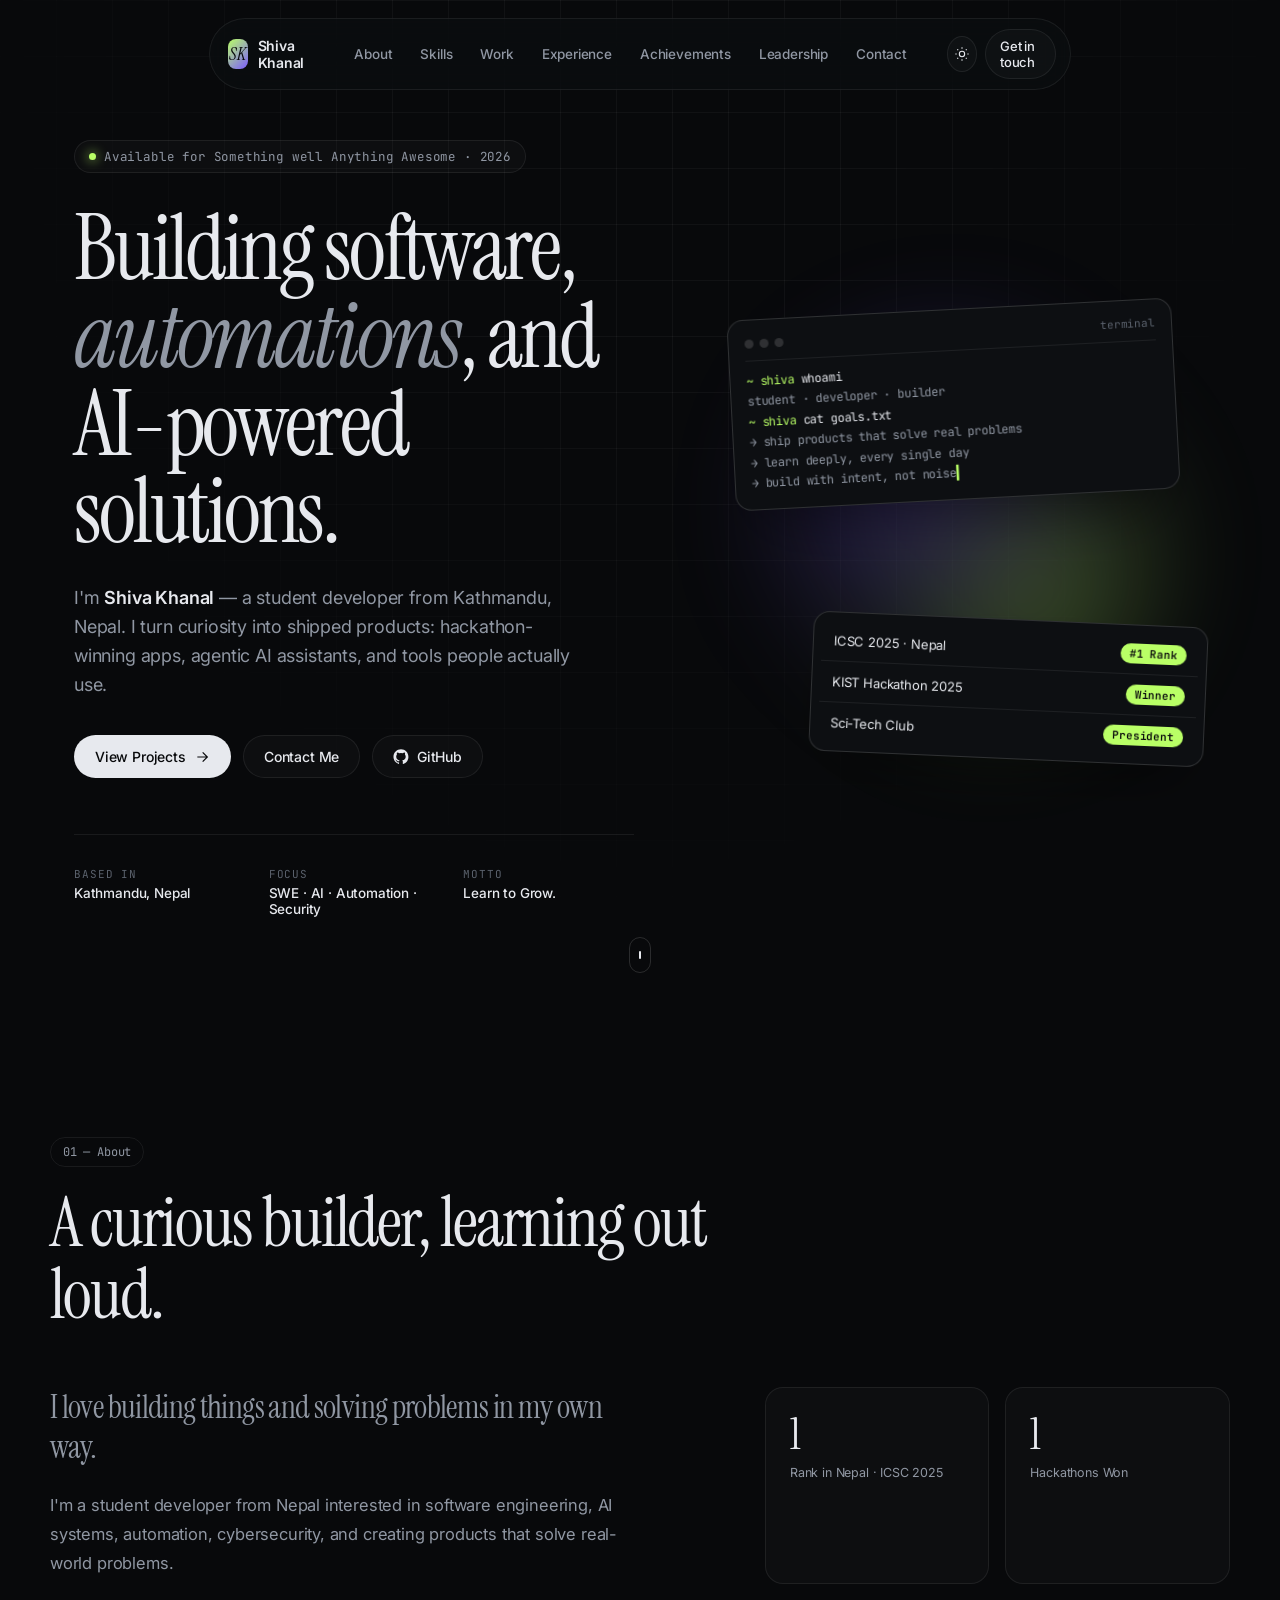
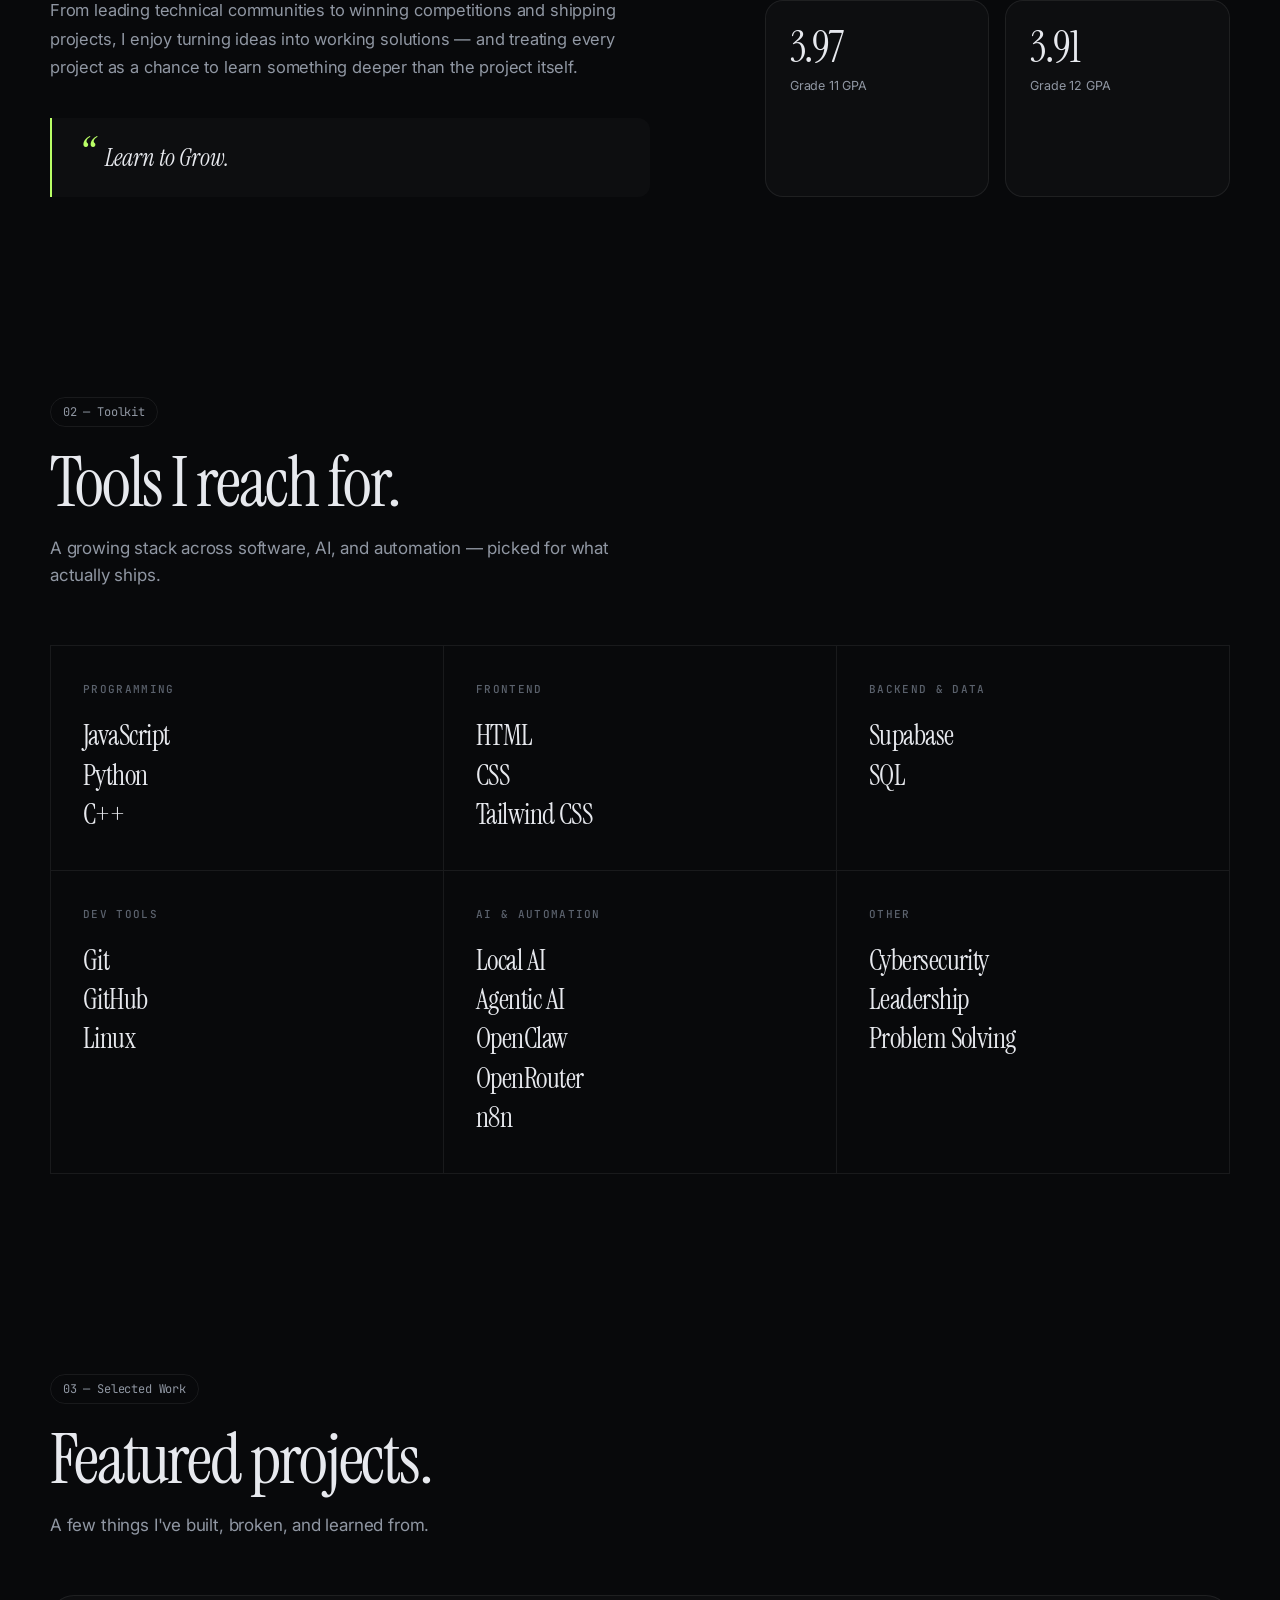
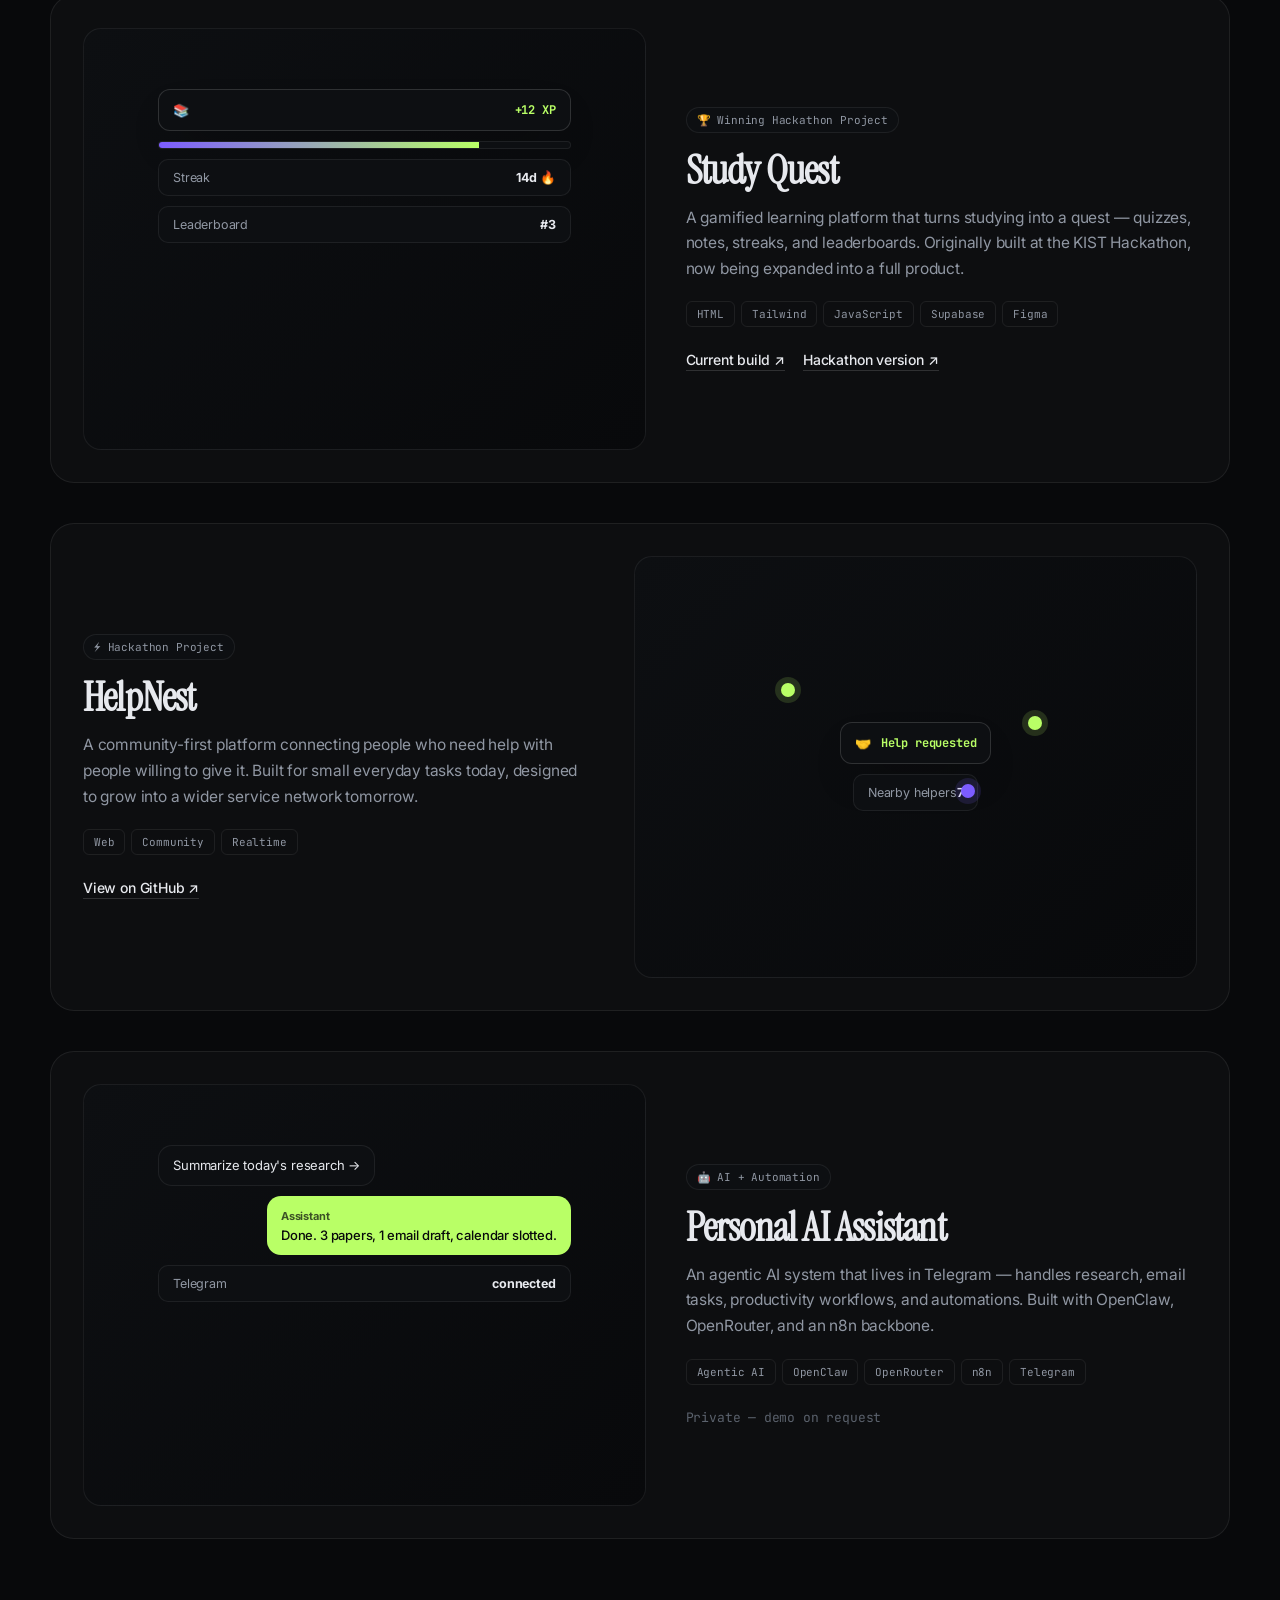
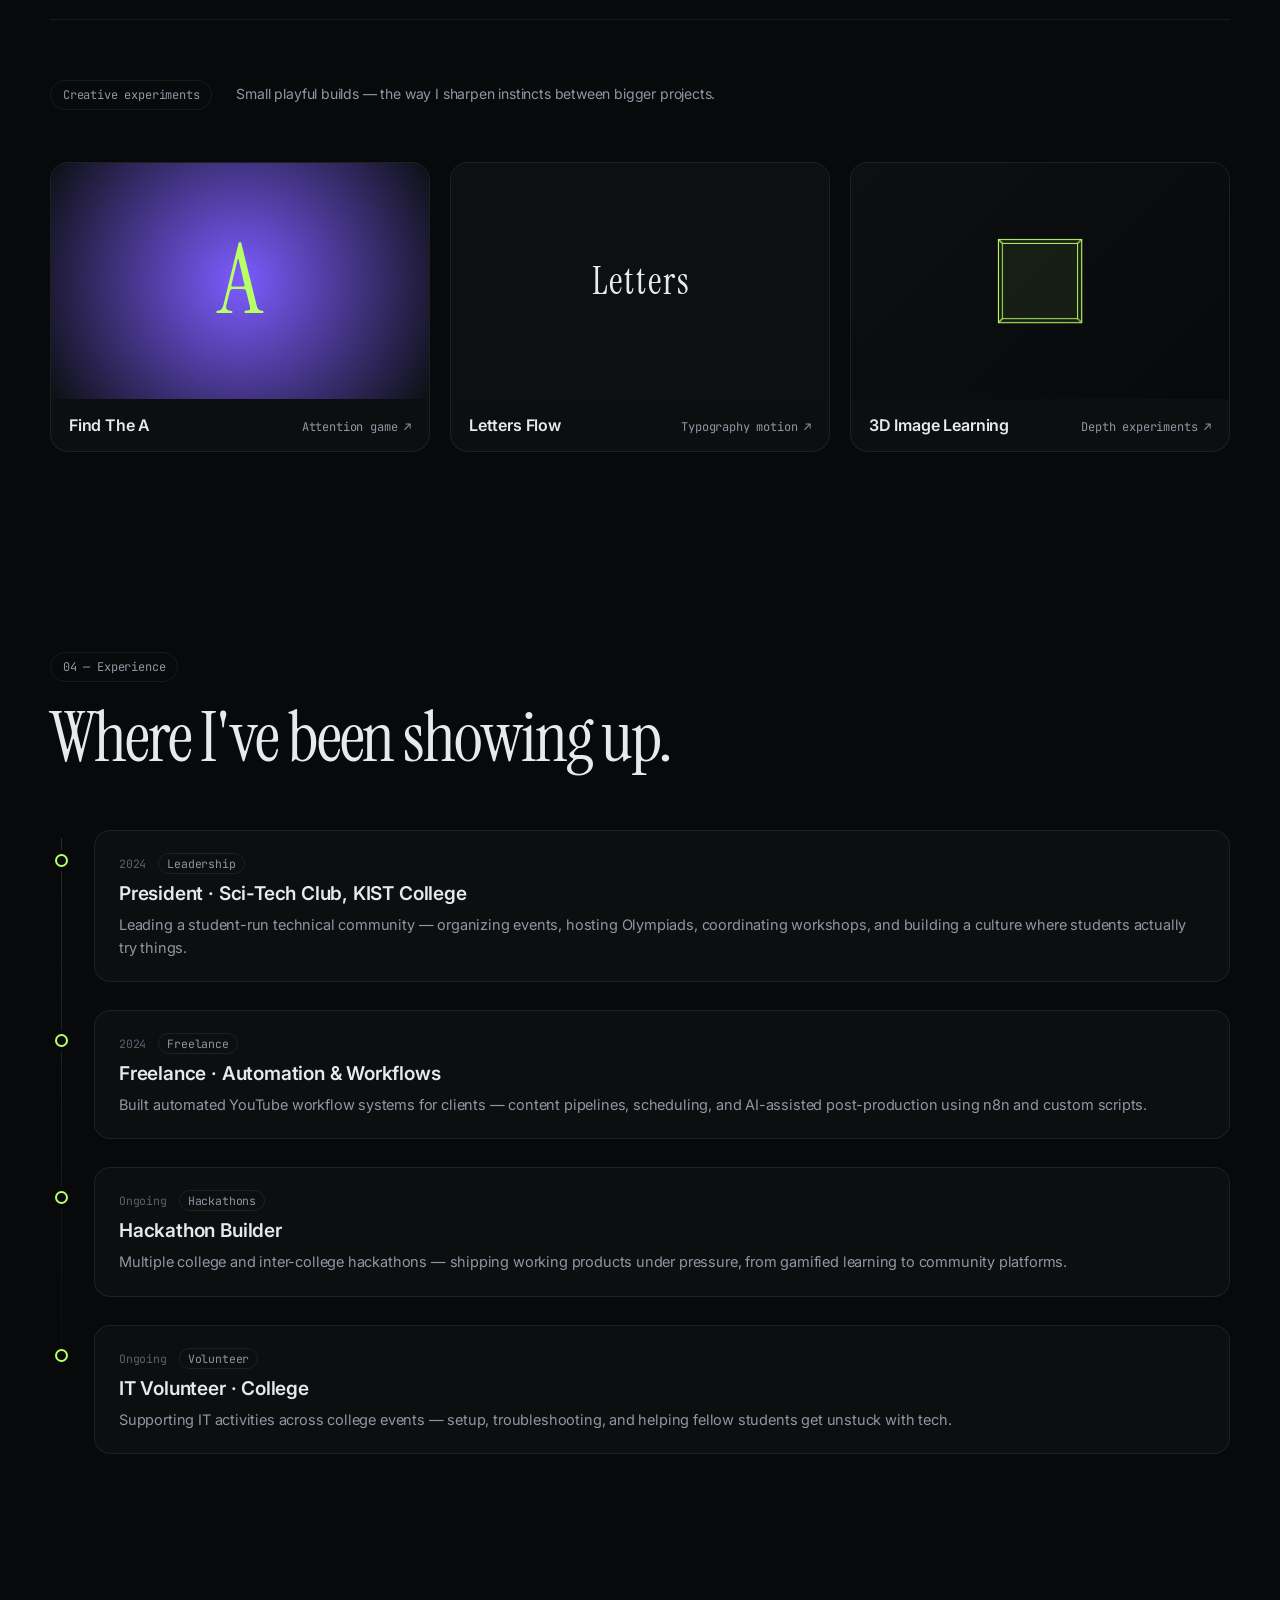
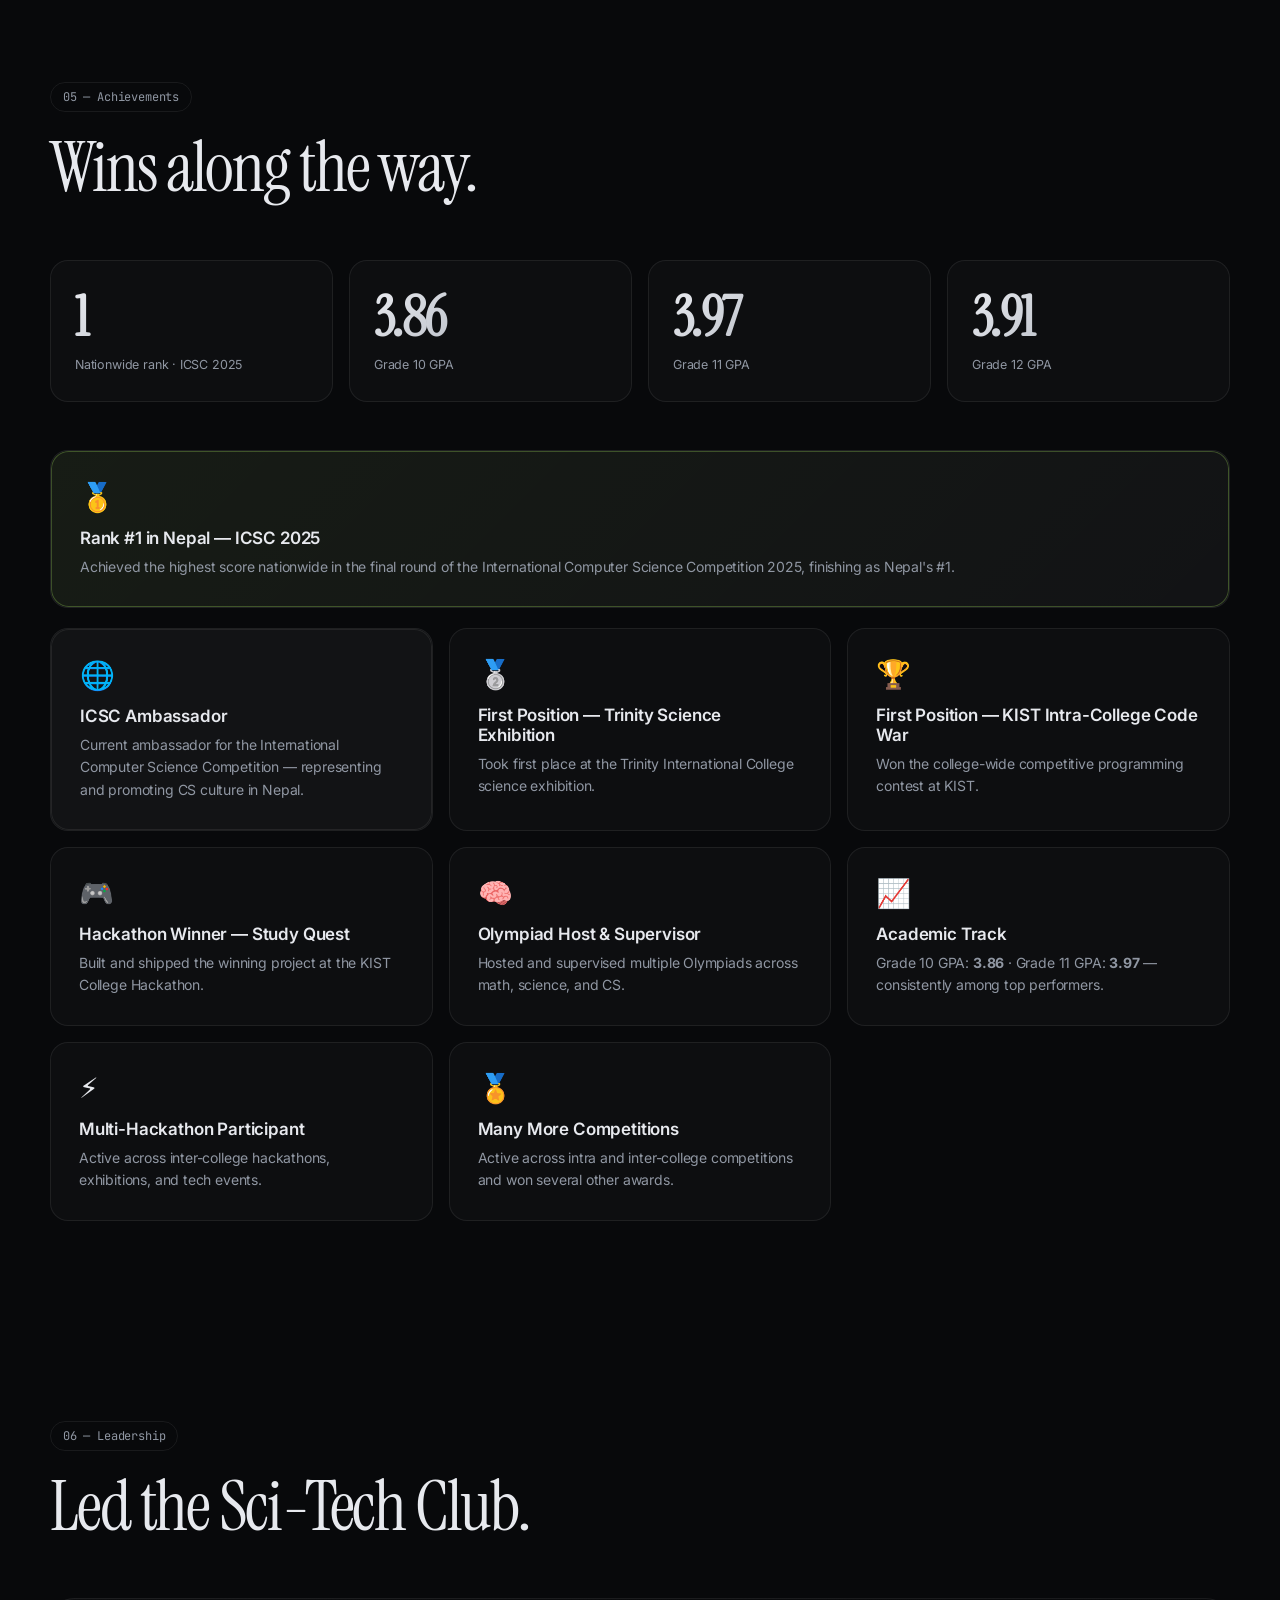
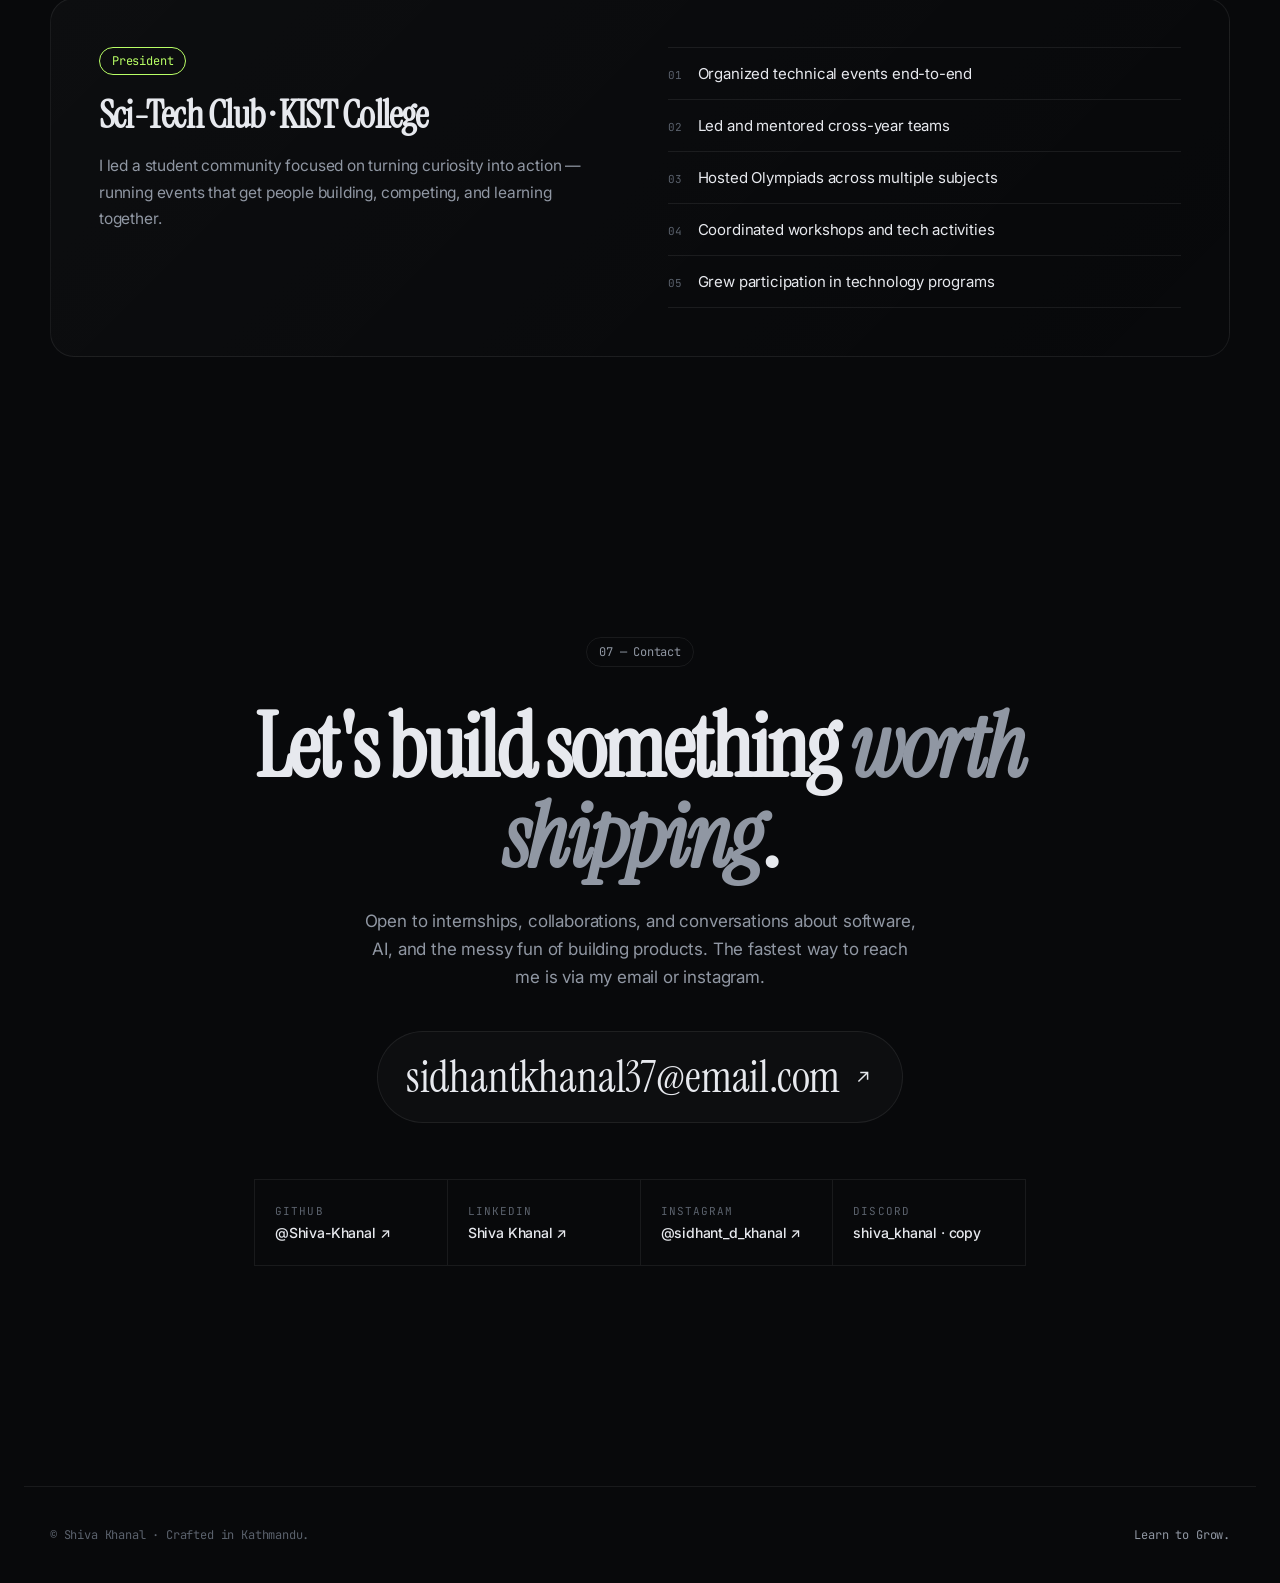
<file: index.html>
<!DOCTYPE html>
<html lang="en" data-theme="dark">
<head>
<meta charset="UTF-8" />
<meta name="viewport" content="width=device-width, initial-scale=1.0" />
<meta name="description" content="Shiva Khanal — Student developer from Kathmandu building software, AI systems, and automations. Hackathon winner, ICSC Nepal #1, Sci-Tech Club President." />
<title>Shiva Khanal — Student · Developer</title>
<link rel="preconnect" href="https://fonts.googleapis.com">
<link rel="preconnect" href="https://fonts.gstatic.com" crossorigin>
<link href="https://fonts.googleapis.com/css2?family=Instrument+Serif:ital@0;1&family=Inter:wght@300;400;500;600;700&family=JetBrains+Mono:wght@400;500&display=swap" rel="stylesheet">
<link rel="stylesheet" href="/style.css" />
</head>
<body>

<div class="grid-bg"></div>
<div class="noise"></div>

<header class="nav" id="nav">
  <a href="#hero" class="nav__brand">
    <span class="nav__brand-mark">SK</span>
    <span class="nav__brand-name">Shiva Khanal</span>
  </a>
  <nav class="nav__links">
    <a href="#about">About</a>
    <a href="#skills">Skills</a>
    <a href="#projects">Work</a>
    <a href="#experience">Experience</a>
    <a href="#achievements">Achievements</a>
    <a href="#leadership">Leadership</a>
    <a href="#contact">Contact</a>
  </nav>
  <div class="nav__right">
    <button class="theme-toggle" id="themeToggle" aria-label="Toggle theme">
      <svg class="ic-sun" viewBox="0 0 24 24" fill="none" stroke="currentColor" stroke-width="1.6"><circle cx="12" cy="12" r="4"/><path d="M12 2v2M12 20v2M4.93 4.93l1.41 1.41M17.66 17.66l1.41 1.41M2 12h2M20 12h2M4.93 19.07l1.41-1.41M17.66 6.34l1.41-1.41"/></svg>
      <svg class="ic-moon" viewBox="0 0 24 24" fill="none" stroke="currentColor" stroke-width="1.6"><path d="M21 12.79A9 9 0 1 1 11.21 3 7 7 0 0 0 21 12.79z"/></svg>
    </button>
    <a href="#contact" class="btn btn--ghost btn--sm">Get in touch</a>
    <button class="nav__burger" id="burger" aria-label="Menu"><span></span><span></span></button>
  </div>
</header>

<main>

<!-- HERO -->
<section id="hero" class="hero">
  <div class="hero__inner">
    <div class="hero__badge reveal">
      <span class="dot"></span> Available for Something well Anything Awesome · 2026
    </div>
    <h1 class="hero__title reveal">
      <span>Building software,</span>
      <span><em>automations</em>, and</span>
      <span>AI-powered solutions.</span>
    </h1>
    <p class="hero__sub reveal">
      I'm <strong>Shiva Khanal</strong> — a student developer from Kathmandu, Nepal. I turn curiosity into shipped products: hackathon-winning apps, agentic AI assistants, and tools people actually use.
    </p>
    <div class="hero__cta reveal">
      <a href="#projects" class="btn btn--primary magnetic">
        View Projects
        <svg viewBox="0 0 24 24" fill="none" stroke="currentColor" stroke-width="1.8"><path d="M5 12h14M13 5l7 7-7 7"/></svg>
      </a>
      <a href="#contact" class="btn btn--ghost magnetic">Contact Me</a>
      <a href="https://github.com/Shiva-Khanal" target="_blank" rel="noopener" class="btn btn--ghost magnetic">
        <svg viewBox="0 0 24 24" fill="currentColor"><path d="M12 .5C5.73.5.7 5.53.7 11.8c0 4.94 3.2 9.13 7.64 10.6.56.1.77-.24.77-.54v-1.9c-3.11.68-3.77-1.5-3.77-1.5-.51-1.3-1.25-1.64-1.25-1.64-1.02-.7.08-.69.08-.69 1.13.08 1.72 1.16 1.72 1.16 1 1.72 2.63 1.22 3.27.93.1-.73.4-1.22.72-1.5-2.48-.28-5.09-1.24-5.09-5.52 0-1.22.43-2.22 1.15-3-.12-.28-.5-1.42.1-2.96 0 0 .94-.3 3.08 1.15a10.7 10.7 0 0 1 5.6 0c2.13-1.45 3.07-1.15 3.07-1.15.6 1.54.22 2.68.1 2.96.72.78 1.15 1.78 1.15 3 0 4.29-2.61 5.24-5.1 5.51.41.36.77 1.06.77 2.13v3.16c0 .31.2.66.78.55 4.43-1.48 7.62-5.66 7.62-10.6C23.3 5.53 18.27.5 12 .5z"/></svg>
        GitHub
      </a>
    </div>
    <div class="hero__meta reveal">
      <div><span class="k">Based in</span><span class="v">Kathmandu, Nepal</span></div>
      <div><span class="k">Focus</span><span class="v">SWE · AI · Automation · Security</span></div>
      <div><span class="k">Motto</span><span class="v">Learn to Grow.</span></div>
    </div>
  </div>

  <div class="hero__visual reveal">
    <div class="orb"></div>
    <div class="card-stack">
      <div class="mini-card mc-1">
        <div class="mc-head"><span class="mc-dot"></span><span class="mc-dot"></span><span class="mc-dot"></span><span class="mc-title">terminal</span></div>
        <pre class="mc-body"><span class="prompt">~ shiva</span> <span class="cmd">whoami</span>
<span class="out">student · developer · builder</span>
<span class="prompt">~ shiva</span> <span class="cmd">cat goals.txt</span>
<span class="out">→ ship products that solve real problems
→ learn deeply, every single day
→ build with intent, not noise</span><span class="caret">▍</span></pre>
      </div>
      <div class="mini-card mc-2">
        <div class="mc-row"><span>ICSC 2025 · Nepal</span><span class="pill">#1 Rank</span></div>
        <div class="mc-row"><span>KIST Hackathon 2025</span><span class="pill">Winner</span></div>
        <div class="mc-row"><span>Sci-Tech Club</span><span class="pill">President</span></div>
      </div>
    </div>
  </div>

  <a href="#about" class="scroll-hint" aria-label="Scroll">
    <span></span>
  </a>
</section>

<!-- ABOUT -->
<section id="about" class="section">
  <div class="section__head reveal">
    <span class="eyebrow">01 — About</span>
    <h2 class="section__title">A curious builder, learning out loud.</h2>
  </div>
  <div class="about-grid">
    <div class="about-copy reveal">
      <p class="lead">I love building things and solving problems in my own way.</p>
      <p>I'm a student developer from Nepal interested in software engineering, AI systems, automation, cybersecurity, and creating products that solve real-world problems.</p>
      <p>From leading technical communities to winning competitions and shipping projects, I enjoy turning ideas into working solutions — and treating every project as a chance to learn something deeper than the project itself.</p>
      <div class="about-quote">
        <span class="quote-mark">“</span>
        Learn to Grow.
      </div>
    </div>
    <div class="about-side reveal">
      <div class="stat-card">
        <div class="stat__num" data-count="1">0</div>
        <div class="stat__label">Rank in Nepal · ICSC 2025</div>
      </div>
      <div class="stat-card">
        <div class="stat__num" data-count="1">0</div>
        <div class="stat__label">Hackathons Won</div>
      </div>
      <div class="stat-card">
        <div class="stat__num" data-count="3" data-suffix=".97">0</div>
        <div class="stat__label">Grade 11 GPA</div>
      </div>
      <div class="stat-card">
        <div class="stat__num" data-count="3" data-suffix=".91">0</div>
        <div class="stat__label">Grade 12 GPA</div>
      </div>
    </div>
  </div>
</section>

<!-- SKILLS -->
<section id="skills" class="section">
  <div class="section__head reveal">
    <span class="eyebrow">02 — Toolkit</span>
    <h2 class="section__title">Tools I reach for.</h2>
    <p class="section__sub">A growing stack across software, AI, and automation — picked for what actually ships.</p>
  </div>

  <div class="skills-grid">
    <div class="skill-group reveal">
      <h3>Programming</h3>
      <ul><li>JavaScript</li><li>Python</li><li>C++</li></ul>
    </div>
    <div class="skill-group reveal">
      <h3>Frontend</h3>
      <ul><li>HTML</li><li>CSS</li><li>Tailwind CSS</li></ul>
    </div>
    <div class="skill-group reveal">
      <h3>Backend & Data</h3>
      <ul><li>Supabase</li><li>SQL</li></ul>
    </div>
    <div class="skill-group reveal">
      <h3>Dev Tools</h3>
      <ul><li>Git</li><li>GitHub</li><li>Linux</li></ul>
    </div>
    <div class="skill-group reveal">
      <h3>AI & Automation</h3>
      <ul><li>Local AI</li><li>Agentic AI</li><li>OpenClaw</li><li>OpenRouter</li><li>n8n</li></ul>
    </div>
    <div class="skill-group reveal">
      <h3>Other</h3>
      <ul><li>Cybersecurity</li><li>Leadership</li><li>Problem Solving</li></ul>
    </div>
  </div>
</section>

<!-- PROJECTS -->
<section id="projects" class="section">
  <div class="section__head reveal">
    <span class="eyebrow">03 — Selected Work</span>
    <h2 class="section__title">Featured projects.</h2>
    <p class="section__sub">A few things I've built, broken, and learned from.</p>
  </div>

  <div class="projects">
    <article class="project reveal">
      <div class="project__media">
        <div class="proj-illustration pi-1">
          <div class="pi-card"><span>📚</span><b>+12 XP</b></div>
          <div class="pi-bar"><i style="width:78%"></i></div>
          <div class="pi-row"><span>Streak</span><b>14d 🔥</b></div>
          <div class="pi-row"><span>Leaderboard</span><b>#3</b></div>
        </div>
      </div>
      <div class="project__body">
        <div class="project__tag">🏆 Winning Hackathon Project</div>
        <h3>Study Quest</h3>
        <p>A gamified learning platform that turns studying into a quest — quizzes, notes, streaks, and leaderboards. Originally built at the KIST Hackathon, now being expanded into a full product.</p>
        <ul class="chip-row">
          <li>HTML</li><li>Tailwind</li><li>JavaScript</li><li>Supabase</li><li>Figma</li>
        </ul>
        <div class="project__links">
          <a href="https://github.com/Shiva-Khanal/Study-Quest-Expt" target="_blank" rel="noopener">Current build ↗</a>
          <a href="https://github.com/Shiva-Khanal/KIST-Hackathon-Study-Quest" target="_blank" rel="noopener">Hackathon version ↗</a>
        </div>
      </div>
    </article>

    <article class="project reveal project--reverse">
      <div class="project__media">
        <div class="proj-illustration pi-2">
          <div class="pi-pin"></div>
          <div class="pi-pin pi-pin--alt"></div>
          <div class="pi-pin pi-pin--c"></div>
          <div class="pi-card"><span>🤝</span><b>Help requested</b></div>
          <div class="pi-row"><span>Nearby helpers</span><b>7</b></div>
        </div>
      </div>
      <div class="project__body">
        <div class="project__tag">⚡ Hackathon Project</div>
        <h3>HelpNest</h3>
        <p>A community-first platform connecting people who need help with people willing to give it. Built for small everyday tasks today, designed to grow into a wider service network tomorrow.</p>
        <ul class="chip-row">
          <li>Web</li><li>Community</li><li>Realtime</li>
        </ul>
        <div class="project__links">
          <a href="https://github.com/Shiva-Khanal/DeerWalk-Hackathon-HelpNest" target="_blank" rel="noopener">View on GitHub ↗</a>
        </div>
      </div>
    </article>

    <article class="project reveal">
      <div class="project__media">
        <div class="proj-illustration pi-3">
          <div class="pi-chat pi-chat--in">Summarize today's research →</div>
          <div class="pi-chat pi-chat--out"><b>Assistant</b><br/>Done. 3 papers, 1 email draft, calendar slotted.</div>
          <div class="pi-row"><span>Telegram</span><b>connected</b></div>
        </div>
      </div>
      <div class="project__body">
        <div class="project__tag">🤖 AI + Automation</div>
        <h3>Personal AI Assistant</h3>
        <p>An agentic AI system that lives in Telegram — handles research, email tasks, productivity workflows, and automations. Built with OpenClaw, OpenRouter, and an n8n backbone.</p>
        <ul class="chip-row">
          <li>Agentic AI</li><li>OpenClaw</li><li>OpenRouter</li><li>n8n</li><li>Telegram</li>
        </ul>
        <div class="project__links">
          <span class="muted">Private — demo on request</span>
        </div>
      </div>
    </article>
  </div>

  <div class="experiments reveal">
    <div class="experiments__head">
      <span class="eyebrow">Creative experiments</span>
      <p>Small playful builds — the way I sharpen instincts between bigger projects.</p>
    </div>
    <div class="experiments__grid">
      <a class="exp" href="https://shiva-khanal.github.io/Find_The_A/" target="_blank" rel="noopener">
        <div class="exp__art exp__art--a">A</div>
        <div class="exp__meta"><h4>Find The A</h4><span>Attention game ↗</span></div>
      </a>
      <a class="exp" href="https://shiva-khanal.github.io/Letters-Flow/" target="_blank" rel="noopener">
        <div class="exp__art exp__art--l"><span>L</span><span>e</span><span>t</span><span>t</span><span>e</span><span>r</span><span>s</span></div>
        <div class="exp__meta"><h4>Letters Flow</h4><span>Typography motion ↗</span></div>
      </a>
      <a class="exp" href="https://shiva-khanal.github.io/3D-Image-learning/" target="_blank" rel="noopener">
        <div class="exp__art exp__art--3d"><div class="cube"><i></i><i></i><i></i><i></i><i></i><i></i></div></div>
        <div class="exp__meta"><h4>3D Image Learning</h4><span>Depth experiments ↗</span></div>
      </a>
    </div>
  </div>
</section>

<!-- EXPERIENCE -->
<section id="experience" class="section">
  <div class="section__head reveal">
    <span class="eyebrow">04 — Experience</span>
    <h2 class="section__title">Where I've been showing up.</h2>
  </div>
  <ol class="timeline">
    <li class="reveal">
      <span class="t-dot"></span>
      <div class="t-card">
        <div class="t-meta"><span>2024</span><span class="t-tag">Leadership</span></div>
        <h3>President · Sci-Tech Club, KIST College</h3>
        <p>Leading a student-run technical community — organizing events, hosting Olympiads, coordinating workshops, and building a culture where students actually try things.</p>
      </div>
    </li>
    <li class="reveal">
      <span class="t-dot"></span>
      <div class="t-card">
        <div class="t-meta"><span>2024</span><span class="t-tag">Freelance</span></div>
        <h3>Freelance · Automation & Workflows</h3>
        <p>Built automated YouTube workflow systems for clients — content pipelines, scheduling, and AI-assisted post-production using n8n and custom scripts.</p>
      </div>
    </li>
    <li class="reveal">
      <span class="t-dot"></span>
      <div class="t-card">
        <div class="t-meta"><span>Ongoing</span><span class="t-tag">Hackathons</span></div>
        <h3>Hackathon Builder</h3>
        <p>Multiple college and inter-college hackathons — shipping working products under pressure, from gamified learning to community platforms.</p>
      </div>
    </li>
    <li class="reveal">
      <span class="t-dot"></span>
      <div class="t-card">
        <div class="t-meta"><span>Ongoing</span><span class="t-tag">Volunteer</span></div>
        <h3>IT Volunteer · College</h3>
        <p>Supporting IT activities across college events — setup, troubleshooting, and helping fellow students get unstuck with tech.</p>
      </div>
    </li>
  </ol>
</section>

<!-- ACHIEVEMENTS -->
<section id="achievements" class="section">
  <div class="section__head reveal">
    <span class="eyebrow">05 — Achievements</span>
    <h2 class="section__title">Wins along the way.</h2>
  </div>

  <div class="ach-stats">
    <div class="ach-stat reveal"><b data-count="1">0</b><span>Nationwide rank · ICSC 2025</span></div>
    <div class="ach-stat reveal"><b data-count="3" data-suffix=".86">0</b><span>Grade 10 GPA</span></div>
    <div class="ach-stat reveal"><b data-count="3" data-suffix=".97">0</b><span>Grade 11 GPA</span></div>
    <div class="ach-stat reveal"><b data-count="3" data-suffix=".91">0</b><span>Grade 12 GPA</span></div>

  </div>
  <a class="exp" href="https://icscompetition.org/c/Certificate-FN-2025-FFB76686281-0a458cb553a7313f58b64a944763e4b1.pdf" target="_blank" rel="noopener">
    <div class="ach reveal ach--feature">
      <div class="ach__icon">🥇</div>
      <h3>Rank #1 in Nepal — ICSC 2025</h3>
      <p>Achieved the highest score nationwide in the final round of the International Computer Science Competition 2025, finishing as Nepal's #1.</p>
    </div>
    </a>
    <br>
    <div class="ach-grid">
    <a class="exp" href="https://icscompetition.org/en/skhanal" target="_blank" rel="noopener">
      <div class="ach reveal">
        <div class="ach__icon">🌐</div>
        <h3>ICSC Ambassador</h3>
        <p>Current ambassador for the International Computer Science Competition — representing and promoting CS culture in Nepal.</p>
      </div>
    </a>
    <div class="ach reveal"><div class="ach__icon">🥈</div><h3>First Position — Trinity Science Exhibition</h3><p>Took first place at the Trinity International College science exhibition.</p></div>
    <div class="ach reveal"><div class="ach__icon">🏆</div><h3>First Position — KIST Intra-College Code War</h3><p>Won the college-wide competitive programming contest at KIST.</p></div>
    <div class="ach reveal"><div class="ach__icon">🎮</div><h3>Hackathon Winner — Study Quest</h3><p>Built and shipped the winning project at the KIST College Hackathon.</p></div>
    <div class="ach reveal"><div class="ach__icon">🧠</div><h3>Olympiad Host & Supervisor</h3><p>Hosted and supervised multiple Olympiads across math, science, and CS.</p></div>
    <div class="ach reveal"><div class="ach__icon">📈</div><h3>Academic Track</h3><p>Grade 10 GPA: <b>3.86</b> · Grade 11 GPA: <b>3.97</b> — consistently among top performers.</p></div>
    <div class="ach reveal"><div class="ach__icon">⚡</div><h3>Multi-Hackathon Participant</h3><p>Active across inter-college hackathons, exhibitions, and tech events.</p></div>
    <div class="ach reveal"><div class="ach__icon">🏅</div><h3>Many More Competitions</h3><p>Active across intra and inter-college competitions and won several other awards.</p></div>
  </div>
</section>

<!-- LEADERSHIP -->
<section id="leadership" class="section">
  <div class="section__head reveal">
    <span class="eyebrow">06 — Leadership</span>
    <h2 class="section__title">Led the Sci-Tech Club.</h2>
  </div>
  <div class="lead-card reveal">
    <div class="lead-card__left">
      <div class="lead-role">President</div>
      <h3>Sci-Tech Club · KIST College</h3>
      <p>I led a student community focused on turning curiosity into action — running events that get people building, competing, and learning together.</p>
    </div>
    <ul class="lead-card__right">
      <li><span>01</span> Organized technical events end-to-end</li>
      <li><span>02</span> Led and mentored cross-year teams</li>
      <li><span>03</span> Hosted Olympiads across multiple subjects</li>
      <li><span>04</span> Coordinated workshops and tech activities</li>
      <li><span>05</span> Grew participation in technology programs</li>
    </ul>
  </div>
</section>

<!-- CONTACT -->
<section id="contact" class="section section--contact">
  <div class="contact-wrap reveal">
    <span class="eyebrow">07 — Contact</span>
    <h2 class="contact__title">Let's build something <em>worth shipping</em>.</h2>
    <p class="contact__sub">Open to internships, collaborations, and conversations about software, AI, and the messy fun of building products. The fastest way to reach me is via my email or instagram.</p>

    <a href="mailto:sidhantkhanal37@email.com" class="contact__mail magnetic">
      sidhantkhanal37@email.com
      <svg viewBox="0 0 24 24" fill="none" stroke="currentColor" stroke-width="1.6"><path d="M7 17L17 7M9 7h8v8"/></svg>
    </a>

    <div class="socials">
      <a class="social" href="https://github.com/Shiva-Khanal" target="_blank" rel="noopener">
        <span class="social__k">GitHub</span><span class="social__v">@Shiva-Khanal ↗</span>
      </a>
      <a class="social" href="https://www.linkedin.com/in/shiva-khanal-0456a9365" target="_blank" rel="noopener">
        <span class="social__k">LinkedIn</span><span class="social__v">Shiva Khanal ↗</span>
      </a>
      <a class="social" href="https://www.instagram.com/sidhant_d_khanal" target="_blank" rel="noopener">
        <span class="social__k">Instagram</span><span class="social__v">@sidhant_d_khanal ↗</span>
      </a>
      <a class="social" href="#" onclick="navigator.clipboard&&navigator.clipboard.writeText('shiva_khanal');this.querySelector('.social__v').textContent='copied ✓';return false;">
        <span class="social__k">Discord</span><span class="social__v">shiva_khanal · copy</span>
      </a>
    </div>
  </div>
</section>

<footer class="footer">
  <div class="footer__inner">
    <span>© <span id="year"></span> Shiva Khanal · Crafted in Kathmandu.</span>
    <span class="footer__motto">Learn to Grow.</span>
  </div>
</footer>

</main>

<script src="/script.js" defer></script>
</body>
</html>
</file>
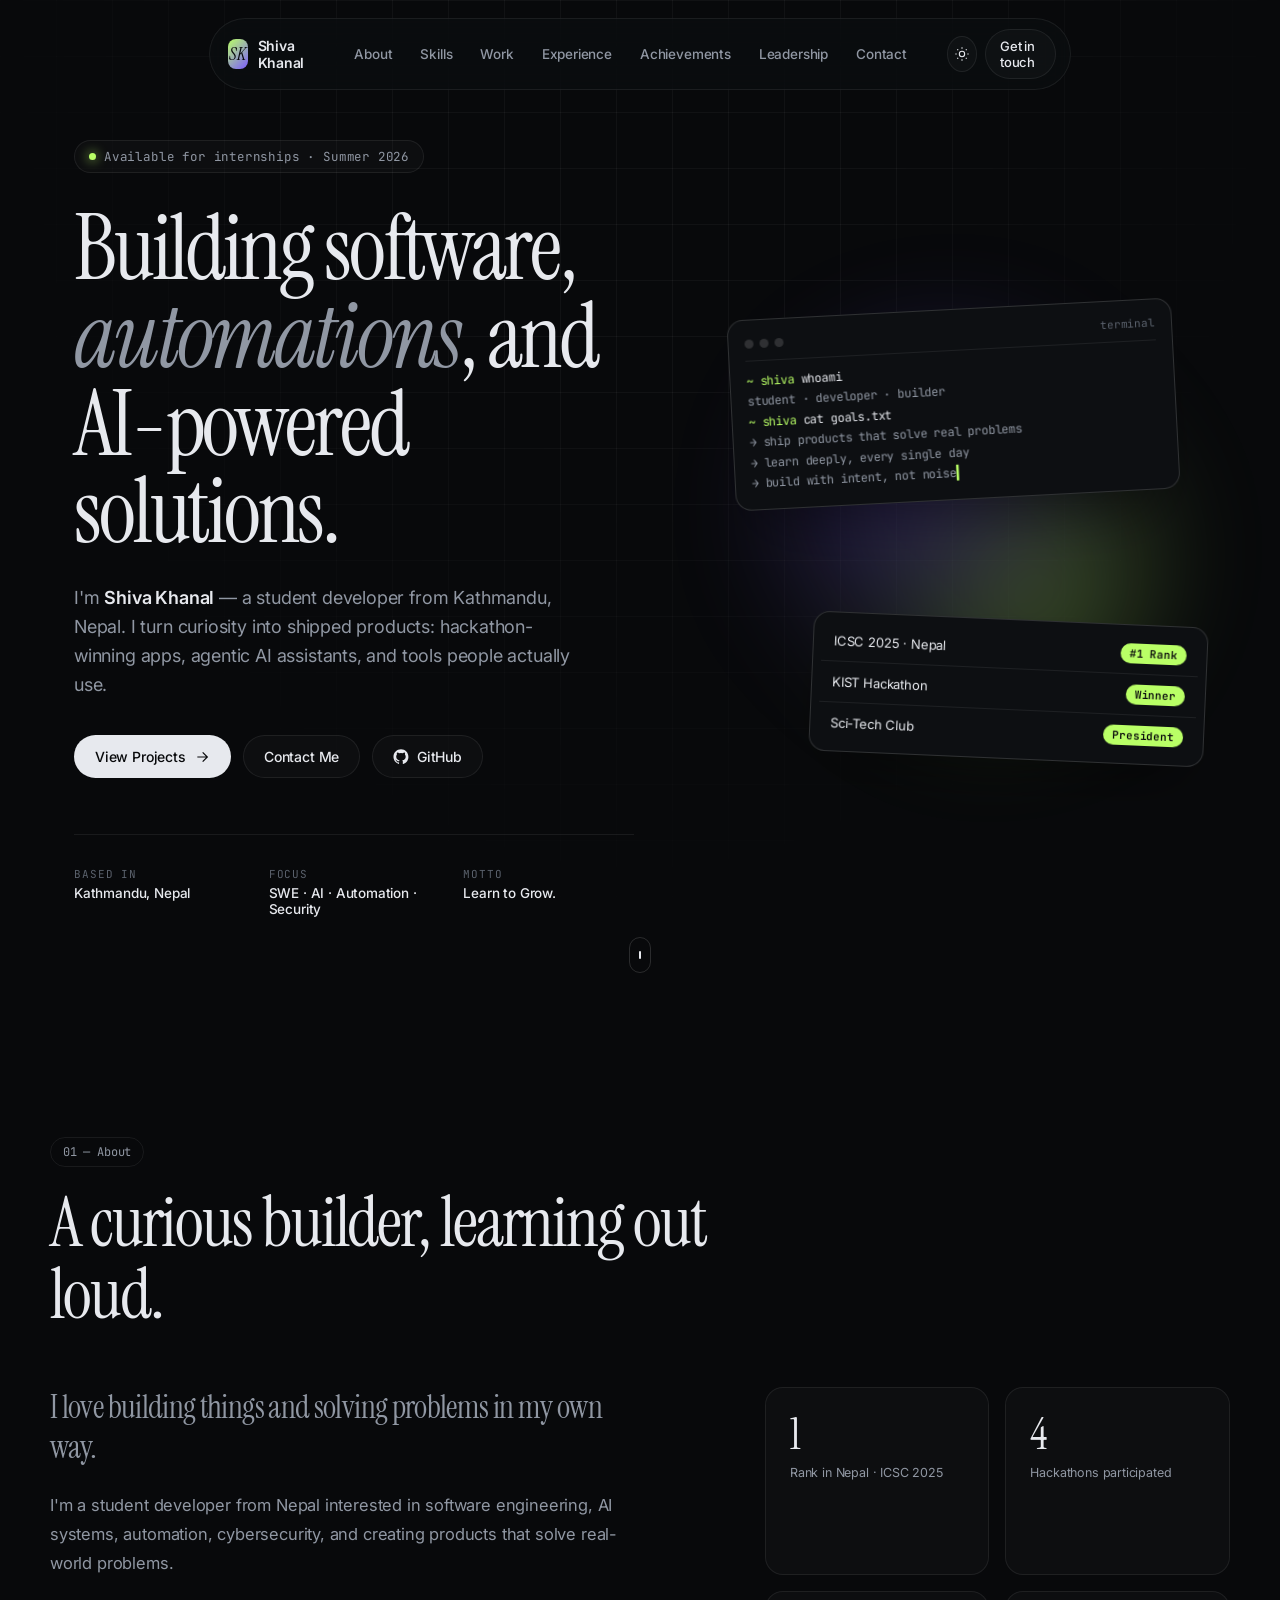
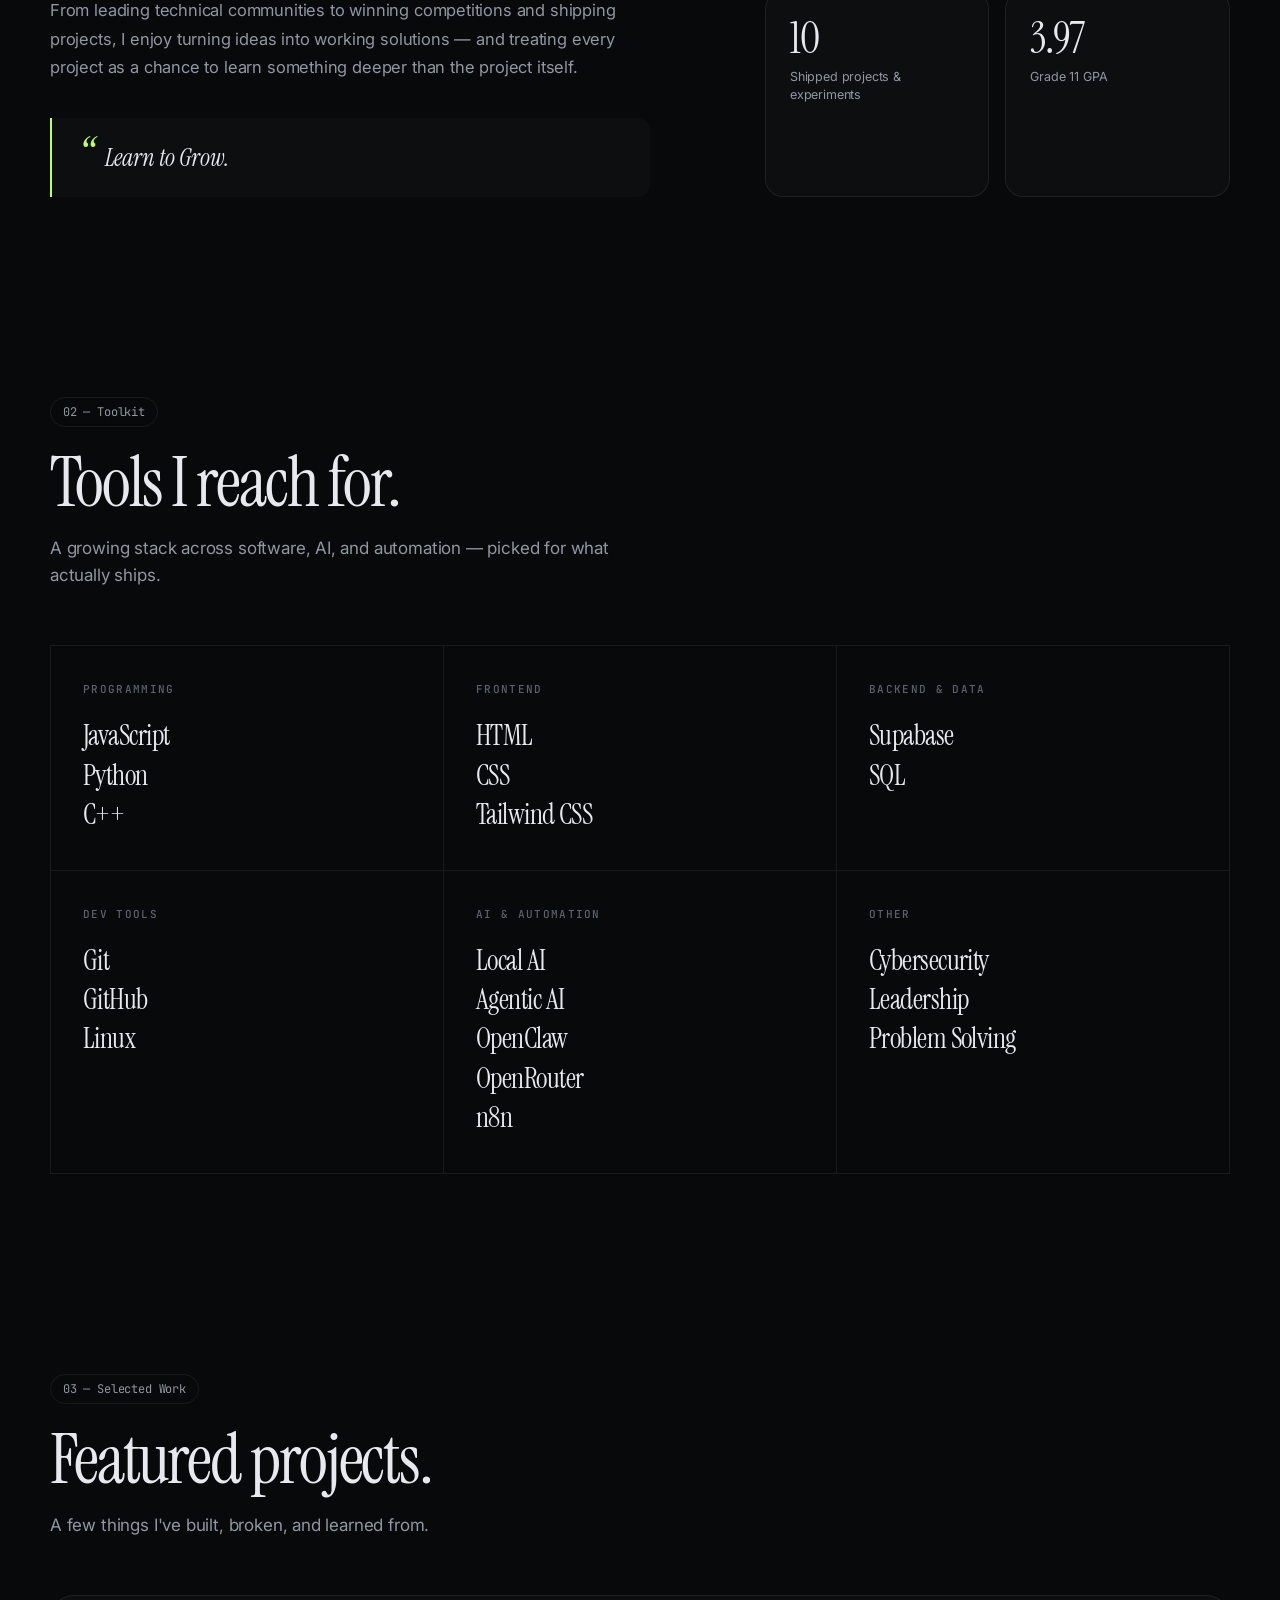
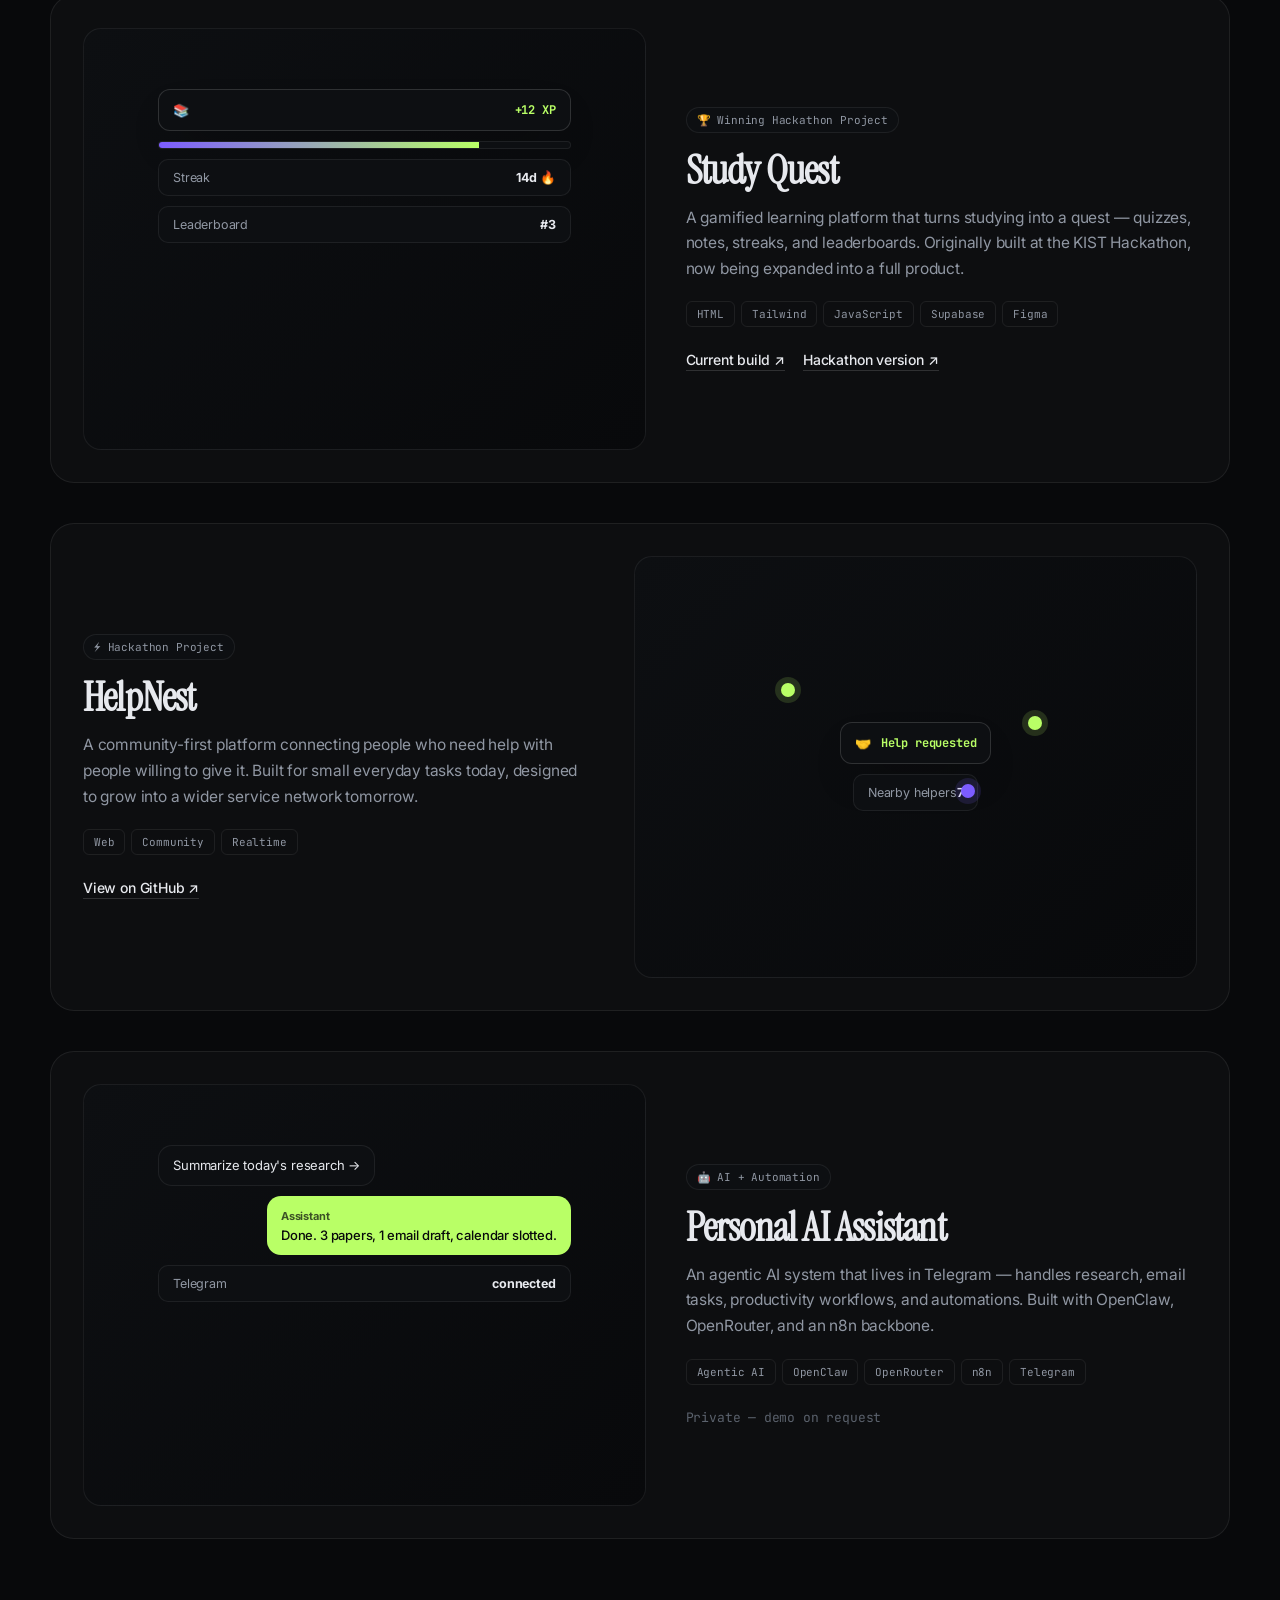
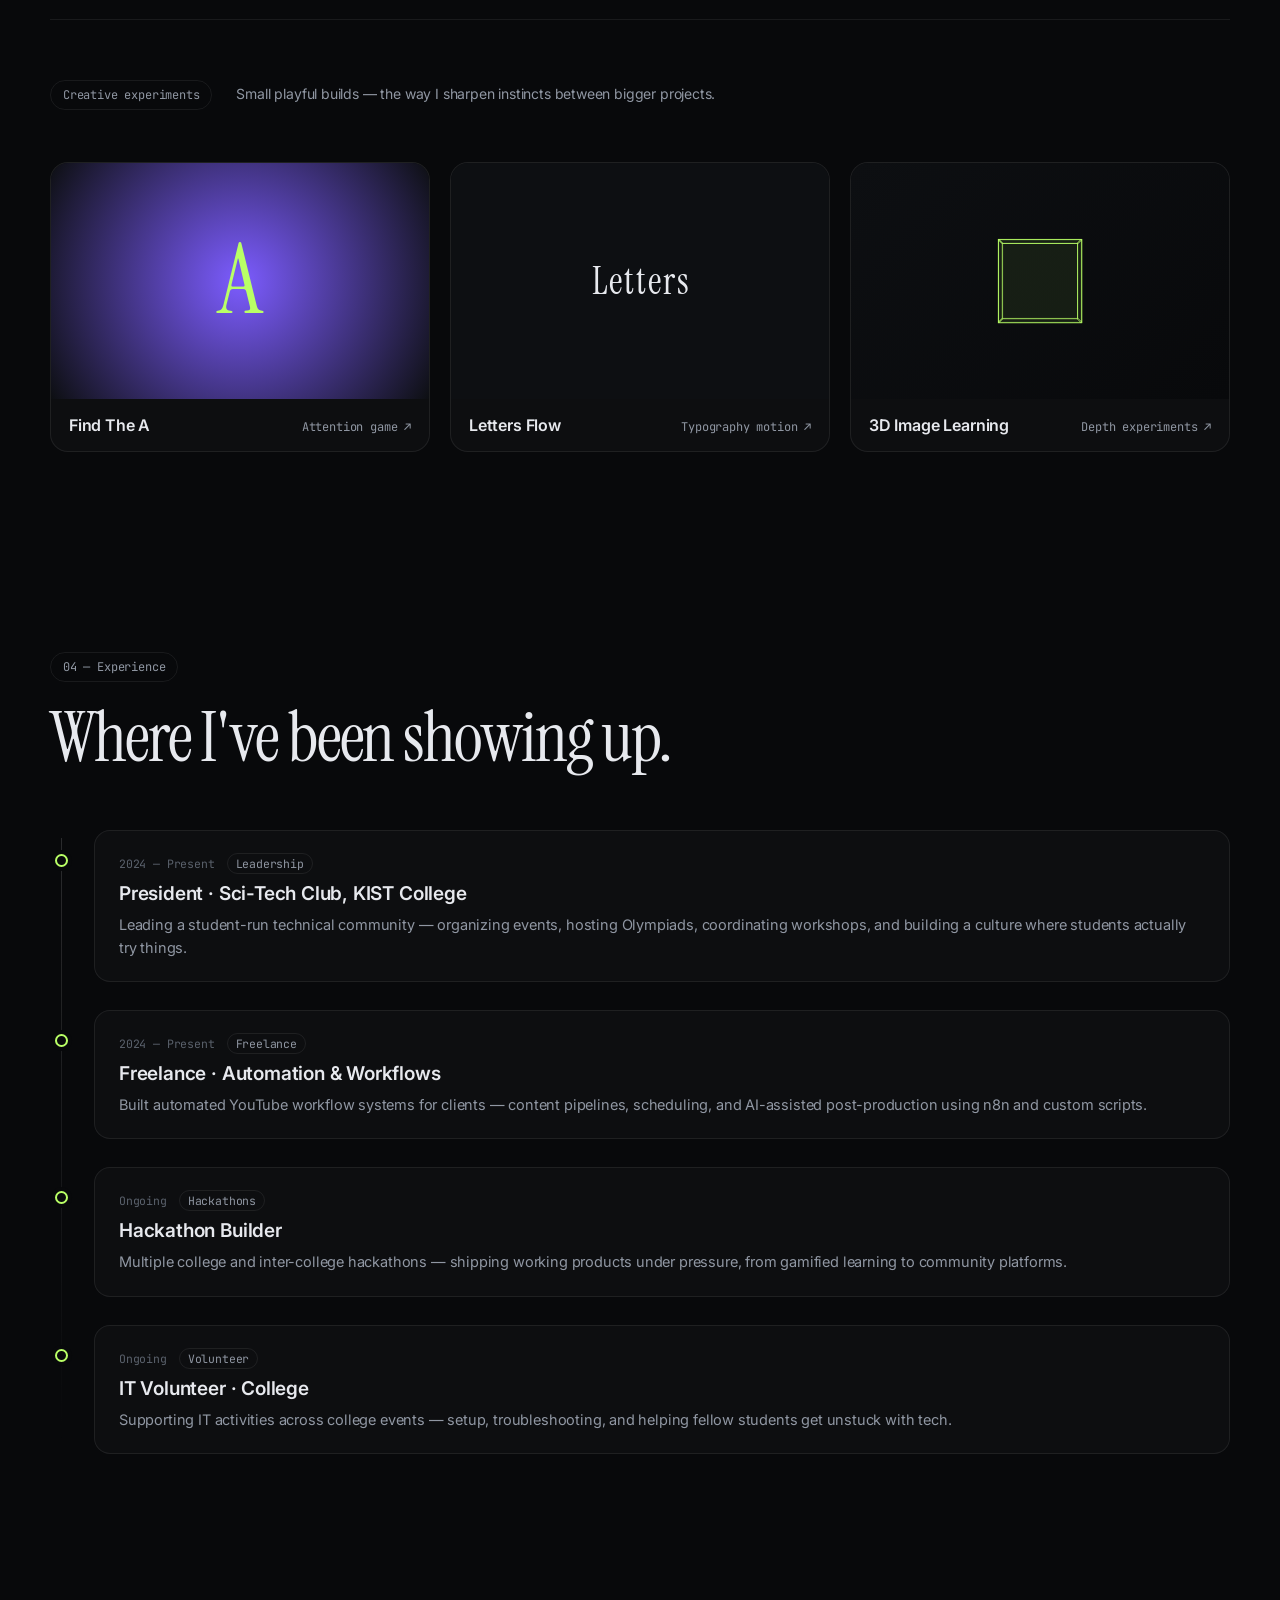
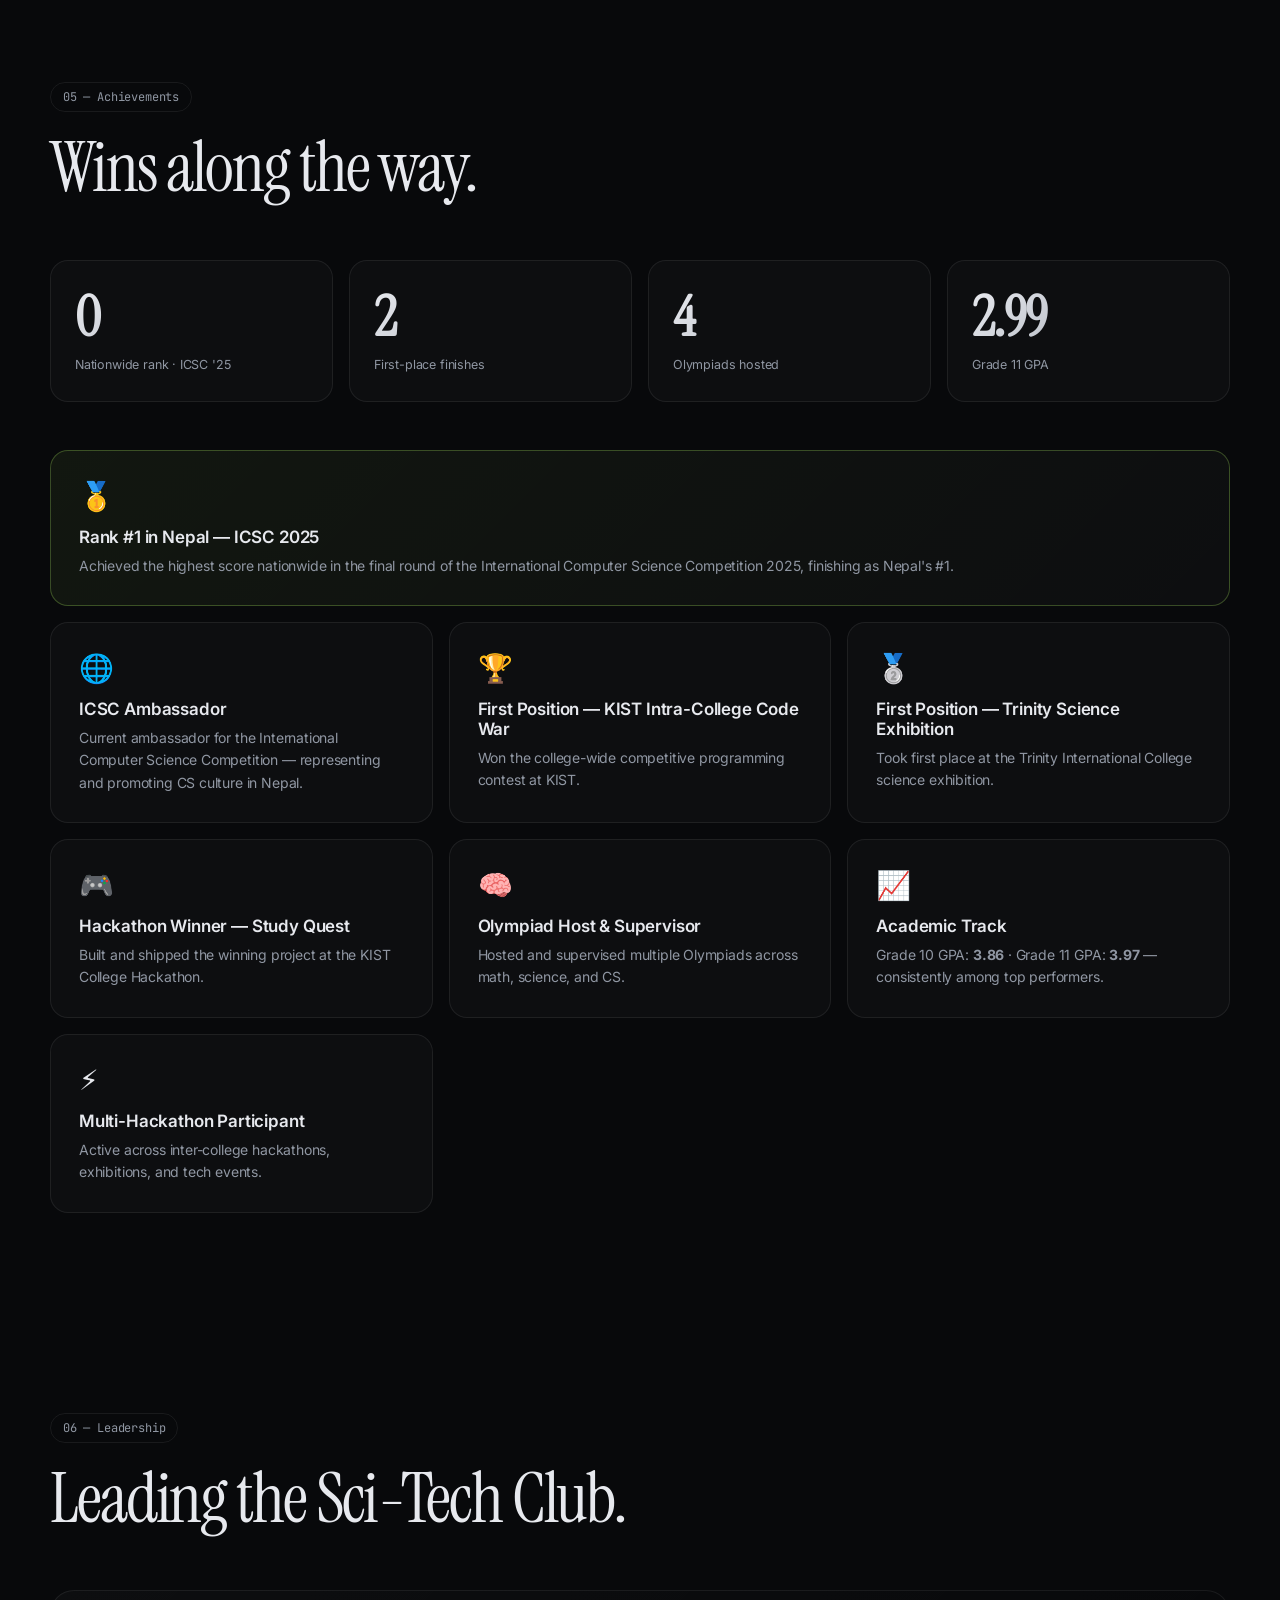
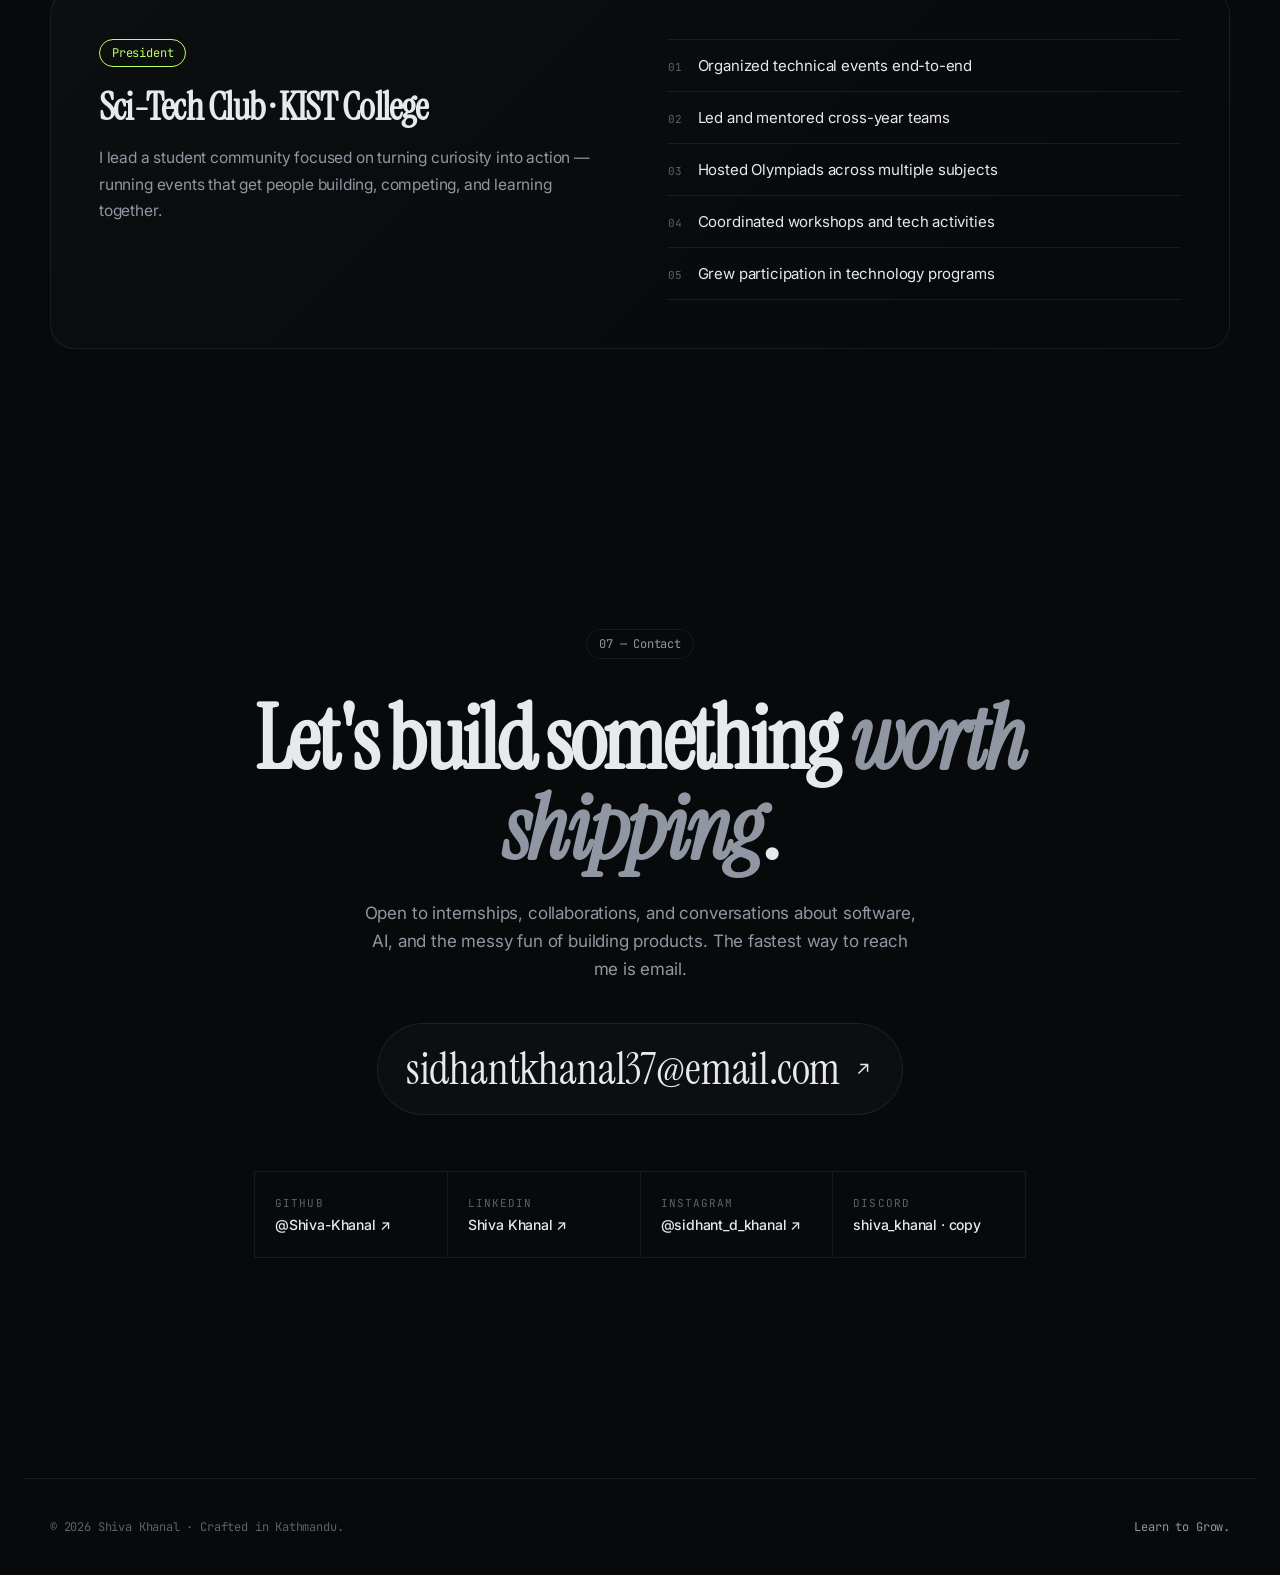
<file: portfolio.html>
<!DOCTYPE html>
<html lang="en" data-theme="dark">
<head>
<meta charset="UTF-8" />
<meta name="viewport" content="width=device-width, initial-scale=1.0" />
<meta name="description" content="Shiva Khanal — Student developer from Kathmandu building software, AI systems, and automations. Hackathon winner, ICSC Nepal #1, Sci-Tech Club President." />
<title>Shiva Khanal — Student · Developer</title>
<link rel="preconnect" href="https://fonts.googleapis.com">
<link rel="preconnect" href="https://fonts.gstatic.com" crossorigin>
<link href="https://fonts.googleapis.com/css2?family=Instrument+Serif:ital@0;1&family=Inter:wght@300;400;500;600;700&family=JetBrains+Mono:wght@400;500&display=swap" rel="stylesheet">
<link rel="stylesheet" href="/style.css" />
</head>
<body>

<div class="cursor-dot" id="cursorDot"></div>
<div class="cursor-ring" id="cursorRing"></div>

<div class="grid-bg"></div>
<div class="noise"></div>

<header class="nav" id="nav">
  <a href="#hero" class="nav__brand">
    <span class="nav__brand-mark">SK</span>
    <span class="nav__brand-name">Shiva Khanal</span>
  </a>
  <nav class="nav__links">
    <a href="#about">About</a>
    <a href="#skills">Skills</a>
    <a href="#projects">Work</a>
    <a href="#experience">Experience</a>
    <a href="#achievements">Achievements</a>
    <a href="#leadership">Leadership</a>
    <a href="#contact">Contact</a>
  </nav>
  <div class="nav__right">
    <button class="theme-toggle" id="themeToggle" aria-label="Toggle theme">
      <svg class="ic-sun" viewBox="0 0 24 24" fill="none" stroke="currentColor" stroke-width="1.6"><circle cx="12" cy="12" r="4"/><path d="M12 2v2M12 20v2M4.93 4.93l1.41 1.41M17.66 17.66l1.41 1.41M2 12h2M20 12h2M4.93 19.07l1.41-1.41M17.66 6.34l1.41-1.41"/></svg>
      <svg class="ic-moon" viewBox="0 0 24 24" fill="none" stroke="currentColor" stroke-width="1.6"><path d="M21 12.79A9 9 0 1 1 11.21 3 7 7 0 0 0 21 12.79z"/></svg>
    </button>
    <a href="#contact" class="btn btn--ghost btn--sm">Get in touch</a>
    <button class="nav__burger" id="burger" aria-label="Menu"><span></span><span></span></button>
  </div>
</header>

<main>

<!-- HERO -->
<section id="hero" class="hero">
  <div class="hero__inner">
    <div class="hero__badge reveal">
      <span class="dot"></span> Available for internships · Summer 2026
    </div>
    <h1 class="hero__title reveal">
      <span>Building software,</span>
      <span><em>automations</em>, and</span>
      <span>AI-powered solutions.</span>
    </h1>
    <p class="hero__sub reveal">
      I'm <strong>Shiva Khanal</strong> — a student developer from Kathmandu, Nepal. I turn curiosity into shipped products: hackathon-winning apps, agentic AI assistants, and tools people actually use.
    </p>
    <div class="hero__cta reveal">
      <a href="#projects" class="btn btn--primary magnetic">
        View Projects
        <svg viewBox="0 0 24 24" fill="none" stroke="currentColor" stroke-width="1.8"><path d="M5 12h14M13 5l7 7-7 7"/></svg>
      </a>
      <a href="#contact" class="btn btn--ghost magnetic">Contact Me</a>
      <a href="https://github.com/Shiva-Khanal" target="_blank" rel="noopener" class="btn btn--ghost magnetic">
        <svg viewBox="0 0 24 24" fill="currentColor"><path d="M12 .5C5.73.5.7 5.53.7 11.8c0 4.94 3.2 9.13 7.64 10.6.56.1.77-.24.77-.54v-1.9c-3.11.68-3.77-1.5-3.77-1.5-.51-1.3-1.25-1.64-1.25-1.64-1.02-.7.08-.69.08-.69 1.13.08 1.72 1.16 1.72 1.16 1 1.72 2.63 1.22 3.27.93.1-.73.4-1.22.72-1.5-2.48-.28-5.09-1.24-5.09-5.52 0-1.22.43-2.22 1.15-3-.12-.28-.5-1.42.1-2.96 0 0 .94-.3 3.08 1.15a10.7 10.7 0 0 1 5.6 0c2.13-1.45 3.07-1.15 3.07-1.15.6 1.54.22 2.68.1 2.96.72.78 1.15 1.78 1.15 3 0 4.29-2.61 5.24-5.1 5.51.41.36.77 1.06.77 2.13v3.16c0 .31.2.66.78.55 4.43-1.48 7.62-5.66 7.62-10.6C23.3 5.53 18.27.5 12 .5z"/></svg>
        GitHub
      </a>
    </div>
    <div class="hero__meta reveal">
      <div><span class="k">Based in</span><span class="v">Kathmandu, Nepal</span></div>
      <div><span class="k">Focus</span><span class="v">SWE · AI · Automation · Security</span></div>
      <div><span class="k">Motto</span><span class="v">Learn to Grow.</span></div>
    </div>
  </div>

  <div class="hero__visual reveal">
    <div class="orb"></div>
    <div class="card-stack">
      <div class="mini-card mc-1">
        <div class="mc-head"><span class="mc-dot"></span><span class="mc-dot"></span><span class="mc-dot"></span><span class="mc-title">terminal</span></div>
        <pre class="mc-body"><span class="prompt">~ shiva</span> <span class="cmd">whoami</span>
<span class="out">student · developer · builder</span>
<span class="prompt">~ shiva</span> <span class="cmd">cat goals.txt</span>
<span class="out">→ ship products that solve real problems
→ learn deeply, every single day
→ build with intent, not noise</span><span class="caret">▍</span></pre>
      </div>
      <div class="mini-card mc-2">
        <div class="mc-row"><span>ICSC 2025 · Nepal</span><span class="pill">#1 Rank</span></div>
        <div class="mc-row"><span>KIST Hackathon</span><span class="pill">Winner</span></div>
        <div class="mc-row"><span>Sci-Tech Club</span><span class="pill">President</span></div>
      </div>
    </div>
  </div>

  <a href="#about" class="scroll-hint" aria-label="Scroll">
    <span></span>
  </a>
</section>

<!-- ABOUT -->
<section id="about" class="section">
  <div class="section__head reveal">
    <span class="eyebrow">01 — About</span>
    <h2 class="section__title">A curious builder, learning out loud.</h2>
  </div>
  <div class="about-grid">
    <div class="about-copy reveal">
      <p class="lead">I love building things and solving problems in my own way.</p>
      <p>I'm a student developer from Nepal interested in software engineering, AI systems, automation, cybersecurity, and creating products that solve real-world problems.</p>
      <p>From leading technical communities to winning competitions and shipping projects, I enjoy turning ideas into working solutions — and treating every project as a chance to learn something deeper than the project itself.</p>
      <div class="about-quote">
        <span class="quote-mark">“</span>
        Learn to Grow.
      </div>
    </div>
    <div class="about-side reveal">
      <div class="stat-card">
        <div class="stat__num" data-count="1">0</div>
        <div class="stat__label">Rank in Nepal · ICSC 2025</div>
      </div>
      <div class="stat-card">
        <div class="stat__num" data-count="4">0</div>
        <div class="stat__label">Hackathons participated</div>
      </div>
      <div class="stat-card">
        <div class="stat__num" data-count="10">0</div>
        <div class="stat__label">Shipped projects & experiments</div>
      </div>
      <div class="stat-card">
        <div class="stat__num" data-count="3" data-suffix=".97">0</div>
        <div class="stat__label">Grade 11 GPA</div>
      </div>
    </div>
  </div>
</section>

<!-- SKILLS -->
<section id="skills" class="section">
  <div class="section__head reveal">
    <span class="eyebrow">02 — Toolkit</span>
    <h2 class="section__title">Tools I reach for.</h2>
    <p class="section__sub">A growing stack across software, AI, and automation — picked for what actually ships.</p>
  </div>

  <div class="skills-grid">
    <div class="skill-group reveal">
      <h3>Programming</h3>
      <ul><li>JavaScript</li><li>Python</li><li>C++</li></ul>
    </div>
    <div class="skill-group reveal">
      <h3>Frontend</h3>
      <ul><li>HTML</li><li>CSS</li><li>Tailwind CSS</li></ul>
    </div>
    <div class="skill-group reveal">
      <h3>Backend & Data</h3>
      <ul><li>Supabase</li><li>SQL</li></ul>
    </div>
    <div class="skill-group reveal">
      <h3>Dev Tools</h3>
      <ul><li>Git</li><li>GitHub</li><li>Linux</li></ul>
    </div>
    <div class="skill-group reveal">
      <h3>AI & Automation</h3>
      <ul><li>Local AI</li><li>Agentic AI</li><li>OpenClaw</li><li>OpenRouter</li><li>n8n</li></ul>
    </div>
    <div class="skill-group reveal">
      <h3>Other</h3>
      <ul><li>Cybersecurity</li><li>Leadership</li><li>Problem Solving</li></ul>
    </div>
  </div>
</section>

<!-- PROJECTS -->
<section id="projects" class="section">
  <div class="section__head reveal">
    <span class="eyebrow">03 — Selected Work</span>
    <h2 class="section__title">Featured projects.</h2>
    <p class="section__sub">A few things I've built, broken, and learned from.</p>
  </div>

  <div class="projects">
    <article class="project reveal">
      <div class="project__media">
        <div class="proj-illustration pi-1">
          <div class="pi-card"><span>📚</span><b>+12 XP</b></div>
          <div class="pi-bar"><i style="width:78%"></i></div>
          <div class="pi-row"><span>Streak</span><b>14d 🔥</b></div>
          <div class="pi-row"><span>Leaderboard</span><b>#3</b></div>
        </div>
      </div>
      <div class="project__body">
        <div class="project__tag">🏆 Winning Hackathon Project</div>
        <h3>Study Quest</h3>
        <p>A gamified learning platform that turns studying into a quest — quizzes, notes, streaks, and leaderboards. Originally built at the KIST Hackathon, now being expanded into a full product.</p>
        <ul class="chip-row">
          <li>HTML</li><li>Tailwind</li><li>JavaScript</li><li>Supabase</li><li>Figma</li>
        </ul>
        <div class="project__links">
          <a href="https://github.com/Shiva-Khanal/Study-Quest-Expt" target="_blank" rel="noopener">Current build ↗</a>
          <a href="https://github.com/Shiva-Khanal/KIST-Hackathon-Study-Quest" target="_blank" rel="noopener">Hackathon version ↗</a>
        </div>
      </div>
    </article>

    <article class="project reveal project--reverse">
      <div class="project__media">
        <div class="proj-illustration pi-2">
          <div class="pi-pin"></div>
          <div class="pi-pin pi-pin--alt"></div>
          <div class="pi-pin pi-pin--c"></div>
          <div class="pi-card"><span>🤝</span><b>Help requested</b></div>
          <div class="pi-row"><span>Nearby helpers</span><b>7</b></div>
        </div>
      </div>
      <div class="project__body">
        <div class="project__tag">⚡ Hackathon Project</div>
        <h3>HelpNest</h3>
        <p>A community-first platform connecting people who need help with people willing to give it. Built for small everyday tasks today, designed to grow into a wider service network tomorrow.</p>
        <ul class="chip-row">
          <li>Web</li><li>Community</li><li>Realtime</li>
        </ul>
        <div class="project__links">
          <a href="https://github.com/Shiva-Khanal/DeerWalk-Hackathon-HelpNest" target="_blank" rel="noopener">View on GitHub ↗</a>
        </div>
      </div>
    </article>

    <article class="project reveal">
      <div class="project__media">
        <div class="proj-illustration pi-3">
          <div class="pi-chat pi-chat--in">Summarize today's research →</div>
          <div class="pi-chat pi-chat--out"><b>Assistant</b><br/>Done. 3 papers, 1 email draft, calendar slotted.</div>
          <div class="pi-row"><span>Telegram</span><b>connected</b></div>
        </div>
      </div>
      <div class="project__body">
        <div class="project__tag">🤖 AI + Automation</div>
        <h3>Personal AI Assistant</h3>
        <p>An agentic AI system that lives in Telegram — handles research, email tasks, productivity workflows, and automations. Built with OpenClaw, OpenRouter, and an n8n backbone.</p>
        <ul class="chip-row">
          <li>Agentic AI</li><li>OpenClaw</li><li>OpenRouter</li><li>n8n</li><li>Telegram</li>
        </ul>
        <div class="project__links">
          <span class="muted">Private — demo on request</span>
        </div>
      </div>
    </article>
  </div>

  <div class="experiments reveal">
    <div class="experiments__head">
      <span class="eyebrow">Creative experiments</span>
      <p>Small playful builds — the way I sharpen instincts between bigger projects.</p>
    </div>
    <div class="experiments__grid">
      <a class="exp" href="https://github.com/Shiva-Khanal/Find_The_A" target="_blank" rel="noopener">
        <div class="exp__art exp__art--a">A</div>
        <div class="exp__meta"><h4>Find The A</h4><span>Attention game ↗</span></div>
      </a>
      <a class="exp" href="https://github.com/Shiva-Khanal/Letters-Flow" target="_blank" rel="noopener">
        <div class="exp__art exp__art--l"><span>L</span><span>e</span><span>t</span><span>t</span><span>e</span><span>r</span><span>s</span></div>
        <div class="exp__meta"><h4>Letters Flow</h4><span>Typography motion ↗</span></div>
      </a>
      <a class="exp" href="https://github.com/Shiva-Khanal/3D-Image-learning" target="_blank" rel="noopener">
        <div class="exp__art exp__art--3d"><div class="cube"><i></i><i></i><i></i><i></i><i></i><i></i></div></div>
        <div class="exp__meta"><h4>3D Image Learning</h4><span>Depth experiments ↗</span></div>
      </a>
    </div>
  </div>
</section>

<!-- EXPERIENCE -->
<section id="experience" class="section">
  <div class="section__head reveal">
    <span class="eyebrow">04 — Experience</span>
    <h2 class="section__title">Where I've been showing up.</h2>
  </div>
  <ol class="timeline">
    <li class="reveal">
      <span class="t-dot"></span>
      <div class="t-card">
        <div class="t-meta"><span>2024 — Present</span><span class="t-tag">Leadership</span></div>
        <h3>President · Sci-Tech Club, KIST College</h3>
        <p>Leading a student-run technical community — organizing events, hosting Olympiads, coordinating workshops, and building a culture where students actually try things.</p>
      </div>
    </li>
    <li class="reveal">
      <span class="t-dot"></span>
      <div class="t-card">
        <div class="t-meta"><span>2024 — Present</span><span class="t-tag">Freelance</span></div>
        <h3>Freelance · Automation & Workflows</h3>
        <p>Built automated YouTube workflow systems for clients — content pipelines, scheduling, and AI-assisted post-production using n8n and custom scripts.</p>
      </div>
    </li>
    <li class="reveal">
      <span class="t-dot"></span>
      <div class="t-card">
        <div class="t-meta"><span>Ongoing</span><span class="t-tag">Hackathons</span></div>
        <h3>Hackathon Builder</h3>
        <p>Multiple college and inter-college hackathons — shipping working products under pressure, from gamified learning to community platforms.</p>
      </div>
    </li>
    <li class="reveal">
      <span class="t-dot"></span>
      <div class="t-card">
        <div class="t-meta"><span>Ongoing</span><span class="t-tag">Volunteer</span></div>
        <h3>IT Volunteer · College</h3>
        <p>Supporting IT activities across college events — setup, troubleshooting, and helping fellow students get unstuck with tech.</p>
      </div>
    </li>
  </ol>
</section>

<!-- ACHIEVEMENTS -->
<section id="achievements" class="section">
  <div class="section__head reveal">
    <span class="eyebrow">05 — Achievements</span>
    <h2 class="section__title">Wins along the way.</h2>
  </div>

  <div class="ach-stats">
    <div class="ach-stat reveal"><b data-count="1">0</b><span>Nationwide rank · ICSC '25</span></div>
    <div class="ach-stat reveal"><b data-count="3">0</b><span>First-place finishes</span></div>
    <div class="ach-stat reveal"><b data-count="5">0</b><span>Olympiads hosted</span></div>
    <div class="ach-stat reveal"><b data-count="3" data-suffix=".97">0</b><span>Grade 11 GPA</span></div>
  </div>

  <div class="ach-grid">
    <div class="ach reveal ach--feature">
      <div class="ach__icon">🥇</div>
      <h3>Rank #1 in Nepal — ICSC 2025</h3>
      <p>Achieved the highest score nationwide in the final round of the International Computer Science Competition 2025, finishing as Nepal's #1.</p>
    </div>
    <div class="ach reveal"><div class="ach__icon">🌐</div><h3>ICSC Ambassador</h3><p>Current ambassador for the International Computer Science Competition — representing and promoting CS culture in Nepal.</p></div>
    <div class="ach reveal"><div class="ach__icon">🏆</div><h3>First Position — KIST Intra-College Code War</h3><p>Won the college-wide competitive programming contest at KIST.</p></div>
    <div class="ach reveal"><div class="ach__icon">🥈</div><h3>First Position — Trinity Science Exhibition</h3><p>Took first place at the Trinity International College science exhibition.</p></div>
    <div class="ach reveal"><div class="ach__icon">🎮</div><h3>Hackathon Winner — Study Quest</h3><p>Built and shipped the winning project at the KIST College Hackathon.</p></div>
    <div class="ach reveal"><div class="ach__icon">🧠</div><h3>Olympiad Host & Supervisor</h3><p>Hosted and supervised multiple Olympiads across math, science, and CS.</p></div>
    <div class="ach reveal"><div class="ach__icon">📈</div><h3>Academic Track</h3><p>Grade 10 GPA: <b>3.86</b> · Grade 11 GPA: <b>3.97</b> — consistently among top performers.</p></div>
    <div class="ach reveal"><div class="ach__icon">⚡</div><h3>Multi-Hackathon Participant</h3><p>Active across inter-college hackathons, exhibitions, and tech events.</p></div>
  </div>
</section>

<!-- LEADERSHIP -->
<section id="leadership" class="section">
  <div class="section__head reveal">
    <span class="eyebrow">06 — Leadership</span>
    <h2 class="section__title">Leading the Sci-Tech Club.</h2>
  </div>
  <div class="lead-card reveal">
    <div class="lead-card__left">
      <div class="lead-role">President</div>
      <h3>Sci-Tech Club · KIST College</h3>
      <p>I lead a student community focused on turning curiosity into action — running events that get people building, competing, and learning together.</p>
    </div>
    <ul class="lead-card__right">
      <li><span>01</span> Organized technical events end-to-end</li>
      <li><span>02</span> Led and mentored cross-year teams</li>
      <li><span>03</span> Hosted Olympiads across multiple subjects</li>
      <li><span>04</span> Coordinated workshops and tech activities</li>
      <li><span>05</span> Grew participation in technology programs</li>
    </ul>
  </div>
</section>

<!-- CONTACT -->
<section id="contact" class="section section--contact">
  <div class="contact-wrap reveal">
    <span class="eyebrow">07 — Contact</span>
    <h2 class="contact__title">Let's build something <em>worth shipping</em>.</h2>
    <p class="contact__sub">Open to internships, collaborations, and conversations about software, AI, and the messy fun of building products. The fastest way to reach me is email.</p>

    <a href="mailto:sidhantkhanal37@email.com" class="contact__mail magnetic">
      sidhantkhanal37@email.com
      <svg viewBox="0 0 24 24" fill="none" stroke="currentColor" stroke-width="1.6"><path d="M7 17L17 7M9 7h8v8"/></svg>
    </a>

    <div class="socials">
      <a class="social" href="https://github.com/Shiva-Khanal" target="_blank" rel="noopener">
        <span class="social__k">GitHub</span><span class="social__v">@Shiva-Khanal ↗</span>
      </a>
      <a class="social" href="https://www.linkedin.com/in/shiva-khanal-0456a9365" target="_blank" rel="noopener">
        <span class="social__k">LinkedIn</span><span class="social__v">Shiva Khanal ↗</span>
      </a>
      <a class="social" href="https://www.instagram.com/sidhant_d_khanal" target="_blank" rel="noopener">
        <span class="social__k">Instagram</span><span class="social__v">@sidhant_d_khanal ↗</span>
      </a>
      <a class="social" href="#" onclick="navigator.clipboard&&navigator.clipboard.writeText('shiva_khanal');this.querySelector('.social__v').textContent='copied ✓';return false;">
        <span class="social__k">Discord</span><span class="social__v">shiva_khanal · copy</span>
      </a>
    </div>
  </div>
</section>

<footer class="footer">
  <div class="footer__inner">
    <span>© <span id="year"></span> Shiva Khanal · Crafted in Kathmandu.</span>
    <span class="footer__motto">Learn to Grow.</span>
  </div>
</footer>

</main>

<script src="/script.js"></script>
</body>
</html>
</file>
<file: style.css>
/* ============================================================
   Shiva Khanal — Portfolio
   ============================================================ */

*, *::before, *::after { box-sizing: border-box; }
html { scroll-behavior: smooth; -webkit-font-smoothing: antialiased; }
body {
  margin: 0;
  font-family: 'Inter', system-ui, -apple-system, sans-serif;
  background: var(--bg);
  color: var(--fg);
  font-weight: 400;
  letter-spacing: -0.011em;
  overflow-x: hidden;
  transition: background .5s ease, color .5s ease;
}

/* ---------- TOKENS ---------- */
:root[data-theme="dark"] {
  --bg: #08090b;
  --bg-elev: #0d0f12;
  --bg-card: rgba(255,255,255,0.025);
  --fg: #e7e9ee;
  --fg-dim: #9097a3;
  --fg-mute: #5b626d;
  --line: rgba(255,255,255,0.07);
  --line-strong: rgba(255,255,255,0.14);
  --accent: #b9ff66;
  --accent-2: #7c5cff;
  --grid: rgba(255,255,255,0.04);
  --glass: rgba(13,15,18,0.6);
}
:root[data-theme="light"] {
  --bg: #f7f7f5;
  --bg-elev: #ffffff;
  --bg-card: rgba(0,0,0,0.02);
  --fg: #0a0a0a;
  --fg-dim: #4a4f57;
  --fg-mute: #8a8f97;
  --line: rgba(0,0,0,0.08);
  --line-strong: rgba(0,0,0,0.18);
  --accent: #2d6cdf;
  --accent-2: #6c3cff;
  --grid: rgba(0,0,0,0.04);
  --glass: rgba(255,255,255,0.7);
}

/* ---------- BACKGROUND LAYERS ---------- */
.grid-bg {
  position: fixed; inset: 0; z-index: -2;
  background-image:
    linear-gradient(var(--grid) 1px, transparent 1px),
    linear-gradient(90deg, var(--grid) 1px, transparent 1px);
  background-size: 56px 56px;
  mask-image: radial-gradient(ellipse at 50% 0%, #000 30%, transparent 75%);
}
.noise {
  position: fixed; inset: 0; z-index: -1; pointer-events: none; opacity: .35;
  background-image: url("data:image/svg+xml;utf8,<svg xmlns='http://www.w3.org/2000/svg' width='160' height='160'><filter id='n'><feTurbulence type='fractalNoise' baseFrequency='0.9' numOctaves='2'/><feColorMatrix values='0 0 0 0 0  0 0 0 0 0  0 0 0 0 0  0 0 0 0.05 0'/></filter><rect width='100%' height='100%' filter='url(%23n)'/></svg>");
  mix-blend-mode: overlay;
}

/* ---------- NAV ---------- */
.nav {
  position: fixed; top: 18px; left: 50%; transform: translateX(-50%);
  z-index: 100;
  display: flex; align-items: center; gap: 28px;
  padding: 10px 14px 10px 18px;
  background: var(--glass);
  backdrop-filter: blur(18px) saturate(160%);
  -webkit-backdrop-filter: blur(18px) saturate(160%);
  border: 1px solid var(--line);
  border-radius: 999px;
  transition: all .35s cubic-bezier(.2,.7,.2,1);
  max-width: calc(100vw - 24px);
}
.nav.is-scrolled { padding: 8px 12px 8px 16px; border-color: var(--line-strong); }
.nav__brand { display: flex; align-items: center; gap: 10px; text-decoration: none; color: var(--fg); }
.nav__brand-mark {
  width: 30px; height: 30px; border-radius: 8px;
  display: grid; place-items: center;
  font-family: 'Instrument Serif', serif; font-style: italic; font-size: 18px;
  background: linear-gradient(135deg, var(--accent), var(--accent-2));
  color: #08090b;
}
.nav__brand-name { font-weight: 600; font-size: 14px; letter-spacing: -0.02em; }
.nav__links { display: flex; gap: 4px; }
.nav__links a {
  text-decoration: none; color: var(--fg-dim); font-size: 13.5px; font-weight: 500;
  padding: 8px 12px; border-radius: 999px; transition: color .2s, background .2s;
}
.nav__links a:hover { color: var(--fg); background: var(--bg-card); }
.nav__right { display: flex; align-items: center; gap: 8px; }

.theme-toggle {
  width: 36px; height: 36px; border-radius: 50%;
  background: var(--bg-card); border: 1px solid var(--line);
  color: var(--fg); cursor: pointer;
  display: grid; place-items: center;
  transition: background .2s, transform .3s;
}
.theme-toggle:hover { background: var(--line); transform: rotate(20deg); }
.theme-toggle svg { width: 16px; height: 16px; }
:root[data-theme="dark"] .ic-sun { display: block; } :root[data-theme="dark"] .ic-moon { display: none; }
:root[data-theme="light"] .ic-sun { display: none; } :root[data-theme="light"] .ic-moon { display: block; }

.nav__burger { display: none; background: none; border: 0; cursor: pointer; flex-direction: column; gap: 4px; padding: 8px; }
.nav__burger span { width: 18px; height: 1.5px; background: var(--fg); display: block; transition: .25s; }

@media (max-width: 880px) {
  .nav__links { position: fixed; top: 72px; left: 12px; right: 12px;
    flex-direction: column; padding: 14px; background: var(--bg-elev);
    border: 1px solid var(--line); border-radius: 18px;
    transform: translateY(-8px); opacity: 0; pointer-events: none; transition: .25s;
  }
  .nav__links.is-open { transform: translateY(0); opacity: 1; pointer-events: auto; }
  .nav__burger { display: flex; }
  .nav__right .btn { display: none; }
}

/* ---------- BUTTONS ---------- */
.btn {
  display: inline-flex; align-items: center; gap: 8px;
  padding: 12px 20px; border-radius: 999px;
  font-size: 14px; font-weight: 500; text-decoration: none;
  border: 1px solid transparent; cursor: pointer;
  transition: transform .25s cubic-bezier(.2,.7,.2,1), background .2s, color .2s, border-color .2s;
  will-change: transform;
}
.btn svg { width: 16px; height: 16px; }
.btn--sm { padding: 8px 14px; font-size: 13px; }
.btn--primary { background: var(--fg); color: var(--bg); }
.btn--primary:hover { background: var(--accent); color: #08090b; }
.btn--ghost { background: var(--bg-card); color: var(--fg); border-color: var(--line); }
.btn--ghost:hover { background: var(--bg-elev); border-color: var(--line-strong); }

/* ---------- SECTIONS ---------- */
main { padding: 0 24px; }
.section {
  max-width: 1180px; margin: 0 auto;
  padding: 140px 0 60px;
}
.section__head { margin-bottom: 56px; max-width: 720px; }
.eyebrow {
  display: inline-block; font-family: 'JetBrains Mono', monospace;
  font-size: 12px; color: var(--fg-dim);
  padding: 6px 12px; border: 1px solid var(--line); border-radius: 999px;
  margin-bottom: 20px;
}
.section__title {
  font-family: 'Instrument Serif', serif;
  font-weight: 400; font-size: clamp(40px, 5.5vw, 72px);
  line-height: 1.02; letter-spacing: -0.03em;
  margin: 0 0 16px;
}
.section__sub { color: var(--fg-dim); font-size: 17px; line-height: 1.6; margin: 0; max-width: 560px; }

/* ---------- HERO ---------- */
.hero {
  min-height: 100vh; padding: 140px 24px 80px;
  max-width: 1180px; margin: 0 auto;
  display: grid; grid-template-columns: 1.25fr 1fr; gap: 64px; align-items: center;
  position: relative;
}
.hero__badge {
  display: inline-flex; align-items: center; gap: 8px;
  padding: 7px 14px; border: 1px solid var(--line); border-radius: 999px;
  font-size: 12.5px; color: var(--fg-dim); width: fit-content;
  background: var(--bg-card); margin-bottom: 32px;
  font-family: 'JetBrains Mono', monospace;
}
.dot { width: 7px; height: 7px; border-radius: 50%; background: var(--accent); box-shadow: 0 0 12px var(--accent); animation: pulse 2s infinite; }
@keyframes pulse { 0%,100%{opacity:1} 50%{opacity:.4} }
.hero__title {
  font-family: 'Instrument Serif', serif;
  font-weight: 400; font-size: clamp(48px, 7vw, 96px);
  line-height: 0.98; letter-spacing: -0.035em;
  margin: 0 0 28px;
}
.hero__title span { display: block; }
.hero__title em { font-style: italic; color: var(--fg-dim); }
.hero__sub {
  font-size: 18px; line-height: 1.6; color: var(--fg-dim); max-width: 520px; margin: 0 0 36px;
}
.hero__sub strong { color: var(--fg); font-weight: 600; }
.hero__cta { display: flex; gap: 12px; flex-wrap: wrap; margin-bottom: 56px; }

.hero__meta {
  display: grid; grid-template-columns: repeat(3, 1fr); gap: 24px;
  padding-top: 32px; border-top: 1px solid var(--line); max-width: 560px;
}
.hero__meta > div { display: flex; flex-direction: column; gap: 4px; }
.hero__meta .k { font-family: 'JetBrains Mono', monospace; font-size: 11px; color: var(--fg-mute); text-transform: uppercase; letter-spacing: .08em; }
.hero__meta .v { font-size: 13.5px; color: var(--fg); font-weight: 500; }

/* hero visual */
.hero__visual { position: relative; height: 520px; }
.orb {
  position: absolute; inset: 0; margin: auto;
  width: 380px; height: 380px; border-radius: 50%;
  background: radial-gradient(circle at 30% 30%, var(--accent-2), transparent 60%),
              radial-gradient(circle at 70% 70%, var(--accent), transparent 55%);
  filter: blur(60px); opacity: .35;
  animation: float 8s ease-in-out infinite;
}
@keyframes float { 0%,100%{transform:translateY(0)} 50%{transform:translateY(-20px)} }

.card-stack { position: absolute; inset: 0; }
.mini-card {
  position: absolute;
  background: var(--bg-elev);
  border: 1px solid var(--line-strong); border-radius: 16px;
  padding: 16px; backdrop-filter: blur(20px);
  box-shadow: 0 30px 60px -20px rgba(0,0,0,.5);
}
.mc-1 { top: 40px; left: 0; right: 30px; transform: rotate(-3deg); }
.mc-1:hover { transform: rotate(0deg) translateY(-4px); }
.mc-2 { bottom: 30px; right: 0; left: 80px; transform: rotate(2.5deg); padding: 8px; }
.mc-2:hover { transform: rotate(0) translateY(-4px); }
.mini-card { transition: transform .4s cubic-bezier(.2,.7,.2,1); }

.mc-head { display: flex; align-items: center; gap: 6px; padding-bottom: 10px; border-bottom: 1px solid var(--line); margin-bottom: 10px; }
.mc-dot { width: 9px; height: 9px; border-radius: 50%; background: var(--line-strong); }
.mc-title { font-family: 'JetBrains Mono', monospace; font-size: 11px; color: var(--fg-mute); margin-left: auto; }
.mc-body { font-family: 'JetBrains Mono', monospace; font-size: 12px; line-height: 1.7; color: var(--fg-dim); margin: 0; white-space: pre-wrap; }
.prompt { color: var(--accent); }
.cmd { color: var(--fg); }
.out { color: var(--fg-dim); }
.caret { color: var(--accent); animation: blink 1s infinite; }
@keyframes blink { 50% { opacity: 0; } }

.mc-row {
  display: flex; justify-content: space-between; align-items: center;
  padding: 10px 12px; font-size: 13px; color: var(--fg);
}
.mc-row + .mc-row { border-top: 1px solid var(--line); }
.pill { font-family: 'JetBrains Mono', monospace; font-size: 11px; padding: 3px 9px; border-radius: 999px; background: var(--accent); color: #08090b; font-weight: 600; }

.scroll-hint {
  position: absolute; bottom: 24px; left: 50%; transform: translateX(-50%);
  width: 22px; height: 36px; border: 1px solid var(--line-strong); border-radius: 999px;
  display: grid; place-items: center;
}
.scroll-hint span { width: 2px; height: 8px; background: var(--fg); border-radius: 2px; animation: scroll 1.8s infinite; }
@keyframes scroll { 0%{transform:translateY(-6px);opacity:0} 50%{opacity:1} 100%{transform:translateY(6px);opacity:0} }

@media (max-width: 900px) {
  .hero { grid-template-columns: 1fr; gap: 40px; padding-top: 120px; }
  .hero__visual { height: 380px; }
  .hero__meta { grid-template-columns: 1fr 1fr; }
}

/* ---------- ABOUT ---------- */
.about-grid { display: grid; grid-template-columns: 1.4fr 1fr; gap: 64px; }
.about-copy .lead { font-family: 'Instrument Serif', serif; font-size: 32px; line-height: 1.25; margin: 0 0 24px; letter-spacing: -0.02em; }
.about-copy p { font-size: 16.5px; line-height: 1.75; color: var(--fg-dim); margin: 0 0 18px; max-width: 600px; }
.about-quote {
  margin-top: 36px; padding: 24px 28px;
  border-left: 2px solid var(--accent);
  font-family: 'Instrument Serif', serif; font-style: italic; font-size: 24px;
  background: var(--bg-card); border-radius: 0 12px 12px 0;
  position: relative; max-width: 600px;
}
.quote-mark { font-size: 48px; color: var(--accent); line-height: 0; margin-right: 6px; vertical-align: -8px; }

.about-side { display: grid; grid-template-columns: 1fr 1fr; gap: 16px; }
.stat-card {
  padding: 24px; border: 1px solid var(--line); border-radius: 18px; background: var(--bg-card);
  transition: border-color .2s, transform .3s;
}
.stat-card:hover { border-color: var(--line-strong); transform: translateY(-3px); }
.stat__num { font-family: 'Instrument Serif', serif; font-size: 44px; line-height: 1; letter-spacing: -0.02em; margin-bottom: 8px; }
.stat__label { font-size: 12.5px; color: var(--fg-dim); line-height: 1.4; }

@media (max-width: 880px) {
  .about-grid { grid-template-columns: 1fr; gap: 40px; }
  .about-side { grid-template-columns: 1fr 1fr; }
}

/* ---------- SKILLS ---------- */
.skills-grid {
  display: grid; grid-template-columns: repeat(3, 1fr); gap: 0;
  border-top: 1px solid var(--line); border-left: 1px solid var(--line);
  border-radius: 0;
}
.skill-group {
  padding: 36px 32px;
  border-right: 1px solid var(--line); border-bottom: 1px solid var(--line);
  transition: background .3s;
  position: relative; overflow: hidden;
}
.skill-group::before {
  content: ""; position: absolute; inset: 0;
  background: radial-gradient(circle at var(--mx,50%) var(--my,50%), var(--bg-card), transparent 70%);
  opacity: 0; transition: opacity .3s;
}
.skill-group:hover::before { opacity: 1; }
.skill-group h3 {
  font-family: 'JetBrains Mono', monospace;
  font-size: 11px; text-transform: uppercase; letter-spacing: .12em;
  color: var(--fg-mute); margin: 0 0 20px; font-weight: 500;
  position: relative;
}
.skill-group ul { list-style: none; padding: 0; margin: 0; position: relative; }
.skill-group li {
  font-family: 'Instrument Serif', serif; font-size: 28px; letter-spacing: -0.02em;
  line-height: 1.4; color: var(--fg); transition: transform .25s, color .25s;
  cursor: default;
}
.skill-group li:hover { color: var(--accent); transform: translateX(8px); }

@media (max-width: 880px) { .skills-grid { grid-template-columns: 1fr 1fr; } .skill-group li { font-size: 22px; } }
@media (max-width: 540px) { .skills-grid { grid-template-columns: 1fr; } }

/* ---------- PROJECTS ---------- */
.projects { display: flex; flex-direction: column; gap: 40px; }
.project {
  display: grid; grid-template-columns: 1.1fr 1fr; gap: 40px; align-items: center;
  padding: 32px; border: 1px solid var(--line); border-radius: 24px;
  background: var(--bg-card); transition: border-color .3s, transform .4s;
}
.project:hover { border-color: var(--line-strong); transform: translateY(-4px); }
.project--reverse { grid-template-columns: 1fr 1.1fr; }
.project--reverse .project__media { order: 2; }

.project__media {
  aspect-ratio: 4/3; border-radius: 18px;
  background: linear-gradient(135deg, var(--bg-elev), var(--bg));
  border: 1px solid var(--line); overflow: hidden;
  position: relative; display: grid; place-items: center;
}
.project__tag {
  display: inline-block; font-family: 'JetBrains Mono', monospace;
  font-size: 11px; padding: 5px 10px; border-radius: 999px;
  background: var(--bg-elev); border: 1px solid var(--line); color: var(--fg-dim);
  margin-bottom: 16px;
}
.project__body h3 { font-family: 'Instrument Serif', serif; font-size: 40px; margin: 0 0 14px; letter-spacing: -0.02em; line-height: 1.05; }
.project__body p { color: var(--fg-dim); font-size: 15.5px; line-height: 1.65; margin: 0 0 20px; }
.chip-row { list-style: none; padding: 0; margin: 0 0 24px; display: flex; flex-wrap: wrap; gap: 6px; }
.chip-row li {
  font-family: 'JetBrains Mono', monospace; font-size: 11px;
  padding: 5px 10px; border: 1px solid var(--line); border-radius: 6px; color: var(--fg-dim);
}
.project__links { display: flex; flex-wrap: wrap; gap: 18px; }
.project__links a { color: var(--fg); font-size: 14px; font-weight: 500; text-decoration: none; border-bottom: 1px solid var(--line-strong); padding-bottom: 2px; transition: color .2s, border-color .2s; }
.project__links a:hover { color: var(--accent); border-color: var(--accent); }
.project__links .muted { color: var(--fg-mute); font-size: 13px; font-family: 'JetBrains Mono', monospace; }

/* project illustrations */
.proj-illustration { width: 80%; height: 80%; padding: 18px; display: flex; flex-direction: column; gap: 10px; position: relative; }
.pi-card {
  background: var(--bg-elev); border: 1px solid var(--line-strong);
  border-radius: 12px; padding: 12px 14px;
  display: flex; align-items: center; gap: 10px; font-size: 13px;
  box-shadow: 0 20px 40px -15px rgba(0,0,0,.4);
}
.pi-card b { margin-left: auto; color: var(--accent); font-family: 'JetBrains Mono', monospace; font-size: 12px; }
.pi-bar { height: 8px; background: var(--bg-elev); border: 1px solid var(--line); border-radius: 999px; overflow: hidden; }
.pi-bar i { display: block; height: 100%; background: linear-gradient(90deg, var(--accent-2), var(--accent)); animation: barfill 2.4s ease-in-out infinite; }
@keyframes barfill { 0%,100%{width:30%} 50%{width:85%} }
.pi-row { display: flex; justify-content: space-between; padding: 10px 14px; background: var(--bg-elev); border: 1px solid var(--line); border-radius: 10px; font-size: 12.5px; color: var(--fg-dim); }
.pi-row b { color: var(--fg); }

.pi-2 { align-items: center; justify-content: center; }
.pi-pin { position: absolute; width: 14px; height: 14px; border-radius: 50%; background: var(--accent); box-shadow: 0 0 0 6px rgba(185,255,102,.15); top: 25%; left: 20%; animation: ping 2s infinite; }
.pi-pin--alt { top: 55%; left: 60%; background: var(--accent-2); box-shadow: 0 0 0 6px rgba(124,92,255,.15); animation-delay: .6s; }
.pi-pin--c { top: 35%; left: 75%; background: var(--accent); animation-delay: 1.2s; }
@keyframes ping { 0%,100%{transform:scale(1);opacity:1} 50%{transform:scale(1.3);opacity:.6} }

.pi-chat { padding: 10px 14px; border-radius: 14px; font-size: 13px; line-height: 1.5; max-width: 90%; }
.pi-chat--in { background: var(--bg-elev); border: 1px solid var(--line); align-self: flex-start; }
.pi-chat--out { background: var(--accent); color: #08090b; align-self: flex-end; font-weight: 500; }
.pi-chat--out b { font-size: 11px; opacity: .7; }

@media (max-width: 880px) {
  .project, .project--reverse { grid-template-columns: 1fr; }
  .project--reverse .project__media { order: 0; }
  .project__body h3 { font-size: 30px; }
}

/* experiments */
.experiments { margin-top: 80px; padding-top: 60px; border-top: 1px solid var(--line); }
.experiments__head { display: flex; align-items: baseline; gap: 24px; margin-bottom: 32px; flex-wrap: wrap; }
.experiments__head p { color: var(--fg-dim); font-size: 14px; margin: 0; }
.experiments__grid { display: grid; grid-template-columns: repeat(3, 1fr); gap: 20px; }
.exp {
  display: flex; flex-direction: column; text-decoration: none; color: var(--fg);
  border: 1px solid var(--line); border-radius: 18px; overflow: hidden;
  background: var(--bg-card); transition: transform .35s, border-color .25s;
}
.exp-link {
  text-decoration: none;
  color: var(--fg);
}
.exp:hover { transform: translateY(-6px); border-color: var(--line-strong); }
.exp__art { aspect-ratio: 16/10; display: grid; place-items: center; position: relative; overflow: hidden; }
.exp__art--a { background: radial-gradient(circle at 50% 50%, var(--accent-2), var(--bg-elev)); font-family: 'Instrument Serif', serif; font-size: 96px; color: var(--accent); }
.exp__art--l { background: var(--bg-elev); display: flex; align-items: center; justify-content: center; gap: 2px; font-family: 'Instrument Serif', serif; font-size: 38px; }
.exp__art--l span { display: inline-block; animation: wave 2s ease-in-out infinite; }
.exp__art--l span:nth-child(2){animation-delay:.1s} .exp__art--l span:nth-child(3){animation-delay:.2s} .exp__art--l span:nth-child(4){animation-delay:.3s} .exp__art--l span:nth-child(5){animation-delay:.4s} .exp__art--l span:nth-child(6){animation-delay:.5s} .exp__art--l span:nth-child(7){animation-delay:.6s}
@keyframes wave { 0%,100%{transform:translateY(0)} 50%{transform:translateY(-10px); color: var(--accent)} }
.exp__art--3d { background: linear-gradient(135deg, var(--bg-elev), var(--bg)); perspective: 800px; }
.cube { position: relative; width: 80px; height: 80px; transform-style: preserve-3d; animation: spin 8s linear infinite; }
.cube i { position: absolute; inset: 0; border: 1px solid var(--accent); background: rgba(185,255,102,.04); }
.cube i:nth-child(1) { transform: rotateY(0) translateZ(40px); }
.cube i:nth-child(2) { transform: rotateY(90deg) translateZ(40px); }
.cube i:nth-child(3) { transform: rotateY(180deg) translateZ(40px); }
.cube i:nth-child(4) { transform: rotateY(-90deg) translateZ(40px); }
.cube i:nth-child(5) { transform: rotateX(90deg) translateZ(40px); }
.cube i:nth-child(6) { transform: rotateX(-90deg) translateZ(40px); }
@keyframes spin { to { transform: rotateX(360deg) rotateY(360deg); } }
.exp__meta { padding: 16px 18px; display: flex; justify-content: space-between; align-items: baseline; }
.exp__meta h4 { margin: 0; font-size: 16px; font-weight: 600; }
.exp__meta span { font-size: 12px; color: var(--fg-dim); font-family: 'JetBrains Mono', monospace; }

@media (max-width: 880px) { .experiments__grid { grid-template-columns: 1fr; } }

/* ---------- TIMELINE ---------- */
.timeline { list-style: none; padding: 0; margin: 0; position: relative; }
.timeline::before {
  content: ""; position: absolute; left: 11px; top: 8px; bottom: 8px;
  width: 1px; background: linear-gradient(to bottom, var(--line-strong), transparent);
}
.timeline li { position: relative; padding-left: 44px; margin-bottom: 28px; }
.t-dot {
  position: absolute; left: 5px; top: 24px; width: 13px; height: 13px;
  border-radius: 50%; background: var(--bg); border: 2px solid var(--accent);
  box-shadow: 0 0 0 4px var(--bg);
}
.t-card { padding: 22px 24px; border: 1px solid var(--line); border-radius: 16px; background: var(--bg-card); transition: border-color .2s, transform .3s; }
.t-card:hover { border-color: var(--line-strong); transform: translateX(4px); }
.t-meta { display: flex; gap: 12px; align-items: center; margin-bottom: 8px; font-family: 'JetBrains Mono', monospace; font-size: 11.5px; color: var(--fg-mute); }
.t-tag { padding: 2px 8px; border: 1px solid var(--line); border-radius: 999px; color: var(--fg-dim); }
.t-card h3 { margin: 0 0 8px; font-size: 19px; font-weight: 600; letter-spacing: -0.01em; }
.t-card p { color: var(--fg-dim); font-size: 14.5px; line-height: 1.6; margin: 0; }

/* ---------- ACHIEVEMENTS ---------- */
.ach-stats {
  display: grid; grid-template-columns: repeat(4, 1fr); gap: 16px; margin-bottom: 48px;
}
.ach-stat {
  padding: 28px 24px; border: 1px solid var(--line); border-radius: 18px;
  background: var(--bg-card); text-align: left;
}
.ach-stat b { display: block; font-family: 'Instrument Serif', serif; font-size: 56px; line-height: 1; letter-spacing: -0.03em; margin-bottom: 8px; background: linear-gradient(135deg, var(--fg), var(--fg-dim)); -webkit-background-clip: text; background-clip: text; color: transparent; }
.ach-stat span { font-size: 12.5px; color: var(--fg-dim); }

.ach-grid { display: grid; grid-template-columns: repeat(3, 1fr); gap: 16px; }
.ach {
  padding: 28px; border: 1px solid var(--line); border-radius: 18px; background: var(--bg-card);
  transition: border-color .25s, transform .3s;
}
.ach:hover { border-color: var(--line-strong); transform: translateY(-4px); }
.ach--feature {
  grid-column: span 3;
  background: linear-gradient(135deg, rgba(185,255,102,.06), var(--bg-card));
  border-color: rgba(185,255,102,.25);
}
:root[data-theme="light"] .ach--feature { background: linear-gradient(135deg, rgba(45,108,223,.06), var(--bg-card)); border-color: rgba(45,108,223,.25); }
.ach__icon { font-size: 28px; margin-bottom: 14px; }
.ach h3 { margin: 0 0 8px; font-size: 17px; font-weight: 600; letter-spacing: -0.01em; }
.ach p { color: var(--fg-dim); font-size: 14px; line-height: 1.6; margin: 0; }

@media (max-width: 880px) {
  .ach-stats { grid-template-columns: 1fr 1fr; }
  .ach-grid { grid-template-columns: 1fr; }
  .ach--feature { grid-column: span 1; }
}

/* ---------- LEADERSHIP ---------- */
.lead-card {
  display: grid; grid-template-columns: 1fr 1fr; gap: 56px;
  padding: 48px; border: 1px solid var(--line); border-radius: 24px;
  background: linear-gradient(135deg, var(--bg-card), transparent);
}
.lead-role {
  font-family: 'JetBrains Mono', monospace; font-size: 12px;
  padding: 5px 12px; border: 1px solid var(--accent); color: var(--accent);
  border-radius: 999px; display: inline-block; margin-bottom: 20px;
}
.lead-card__left h3 { font-family: 'Instrument Serif', serif; font-size: 38px; margin: 0 0 16px; letter-spacing: -0.02em; line-height: 1.1; }
.lead-card__left p { color: var(--fg-dim); font-size: 15.5px; line-height: 1.7; margin: 0; }
.lead-card__right { list-style: none; padding: 0; margin: 0; }
.lead-card__right li {
  display: flex; gap: 16px; padding: 16px 0; border-top: 1px solid var(--line);
  font-size: 15px; color: var(--fg);
}
.lead-card__right li:last-child { border-bottom: 1px solid var(--line); }
.lead-card__right span {
  font-family: 'JetBrains Mono', monospace; font-size: 11px; color: var(--fg-mute);
  padding-top: 4px;
}

@media (max-width: 880px) { .lead-card { grid-template-columns: 1fr; gap: 32px; padding: 32px; } }

/* ---------- CONTACT ---------- */
.section--contact { padding-bottom: 100px; }
.contact-wrap {
  text-align: center; max-width: 820px; margin: 0 auto;
  padding: 80px 24px;
}
.contact__title {
  font-family: 'Instrument Serif', serif; font-size: clamp(48px, 7vw, 88px);
  line-height: 1.02; letter-spacing: -0.03em; margin: 16px 0 24px;
}
.contact__title em { color: var(--fg-dim); }
.contact__sub { color: var(--fg-dim); font-size: 17px; line-height: 1.65; max-width: 560px; margin: 0 auto 40px; }

.contact__mail {
  display: inline-flex; align-items: center; gap: 12px;
  font-family: 'Instrument Serif', serif; font-size: clamp(28px, 4vw, 44px);
  text-decoration: none; color: var(--fg);
  padding: 16px 28px; border: 1px solid var(--line); border-radius: 999px;
  background: var(--bg-card);
  transition: border-color .25s, color .25s, transform .3s;
  margin-bottom: 56px;
}
.contact__mail:hover { border-color: var(--accent); color: var(--accent); transform: translateY(-2px); }
.contact__mail svg { width: 22px; height: 22px; }

.socials { display: grid; grid-template-columns: repeat(4, 1fr); gap: 0; border-top: 1px solid var(--line); border-left: 1px solid var(--line); }
.social {
  padding: 24px 20px; text-decoration: none; color: var(--fg);
  border-right: 1px solid var(--line); border-bottom: 1px solid var(--line);
  display: flex; flex-direction: column; gap: 6px; text-align: left;
  transition: background .25s;
}
.social:hover { background: var(--bg-card); }
.social__k { font-family: 'JetBrains Mono', monospace; font-size: 11px; color: var(--fg-mute); text-transform: uppercase; letter-spacing: .1em; }
.social__v { font-size: 14px; font-weight: 500; }

@media (max-width: 720px) { .socials { grid-template-columns: 1fr 1fr; } }

/* ---------- FOOTER ---------- */
.footer { padding: 40px 24px; border-top: 1px solid var(--line); margin-top: 40px; }
.footer__inner { max-width: 1180px; margin: 0 auto; display: flex; justify-content: space-between; font-family: 'JetBrains Mono', monospace; font-size: 12px; color: var(--fg-mute); }
.footer__motto { color: var(--fg-dim); }

/* ---------- REVEAL ---------- */
.reveal { opacity: 0; transform: translateY(28px); transition: opacity .9s cubic-bezier(.2,.7,.2,1), transform .9s cubic-bezier(.2,.7,.2,1); }
.reveal.is-in { opacity: 1; transform: none; }
@media (prefers-reduced-motion: reduce) { .reveal { opacity: 1; transform: none; } * { animation: none !important; transition: none !important; } }

/* selection */
::selection { background: var(--accent); color: #08090b; }
</file>
